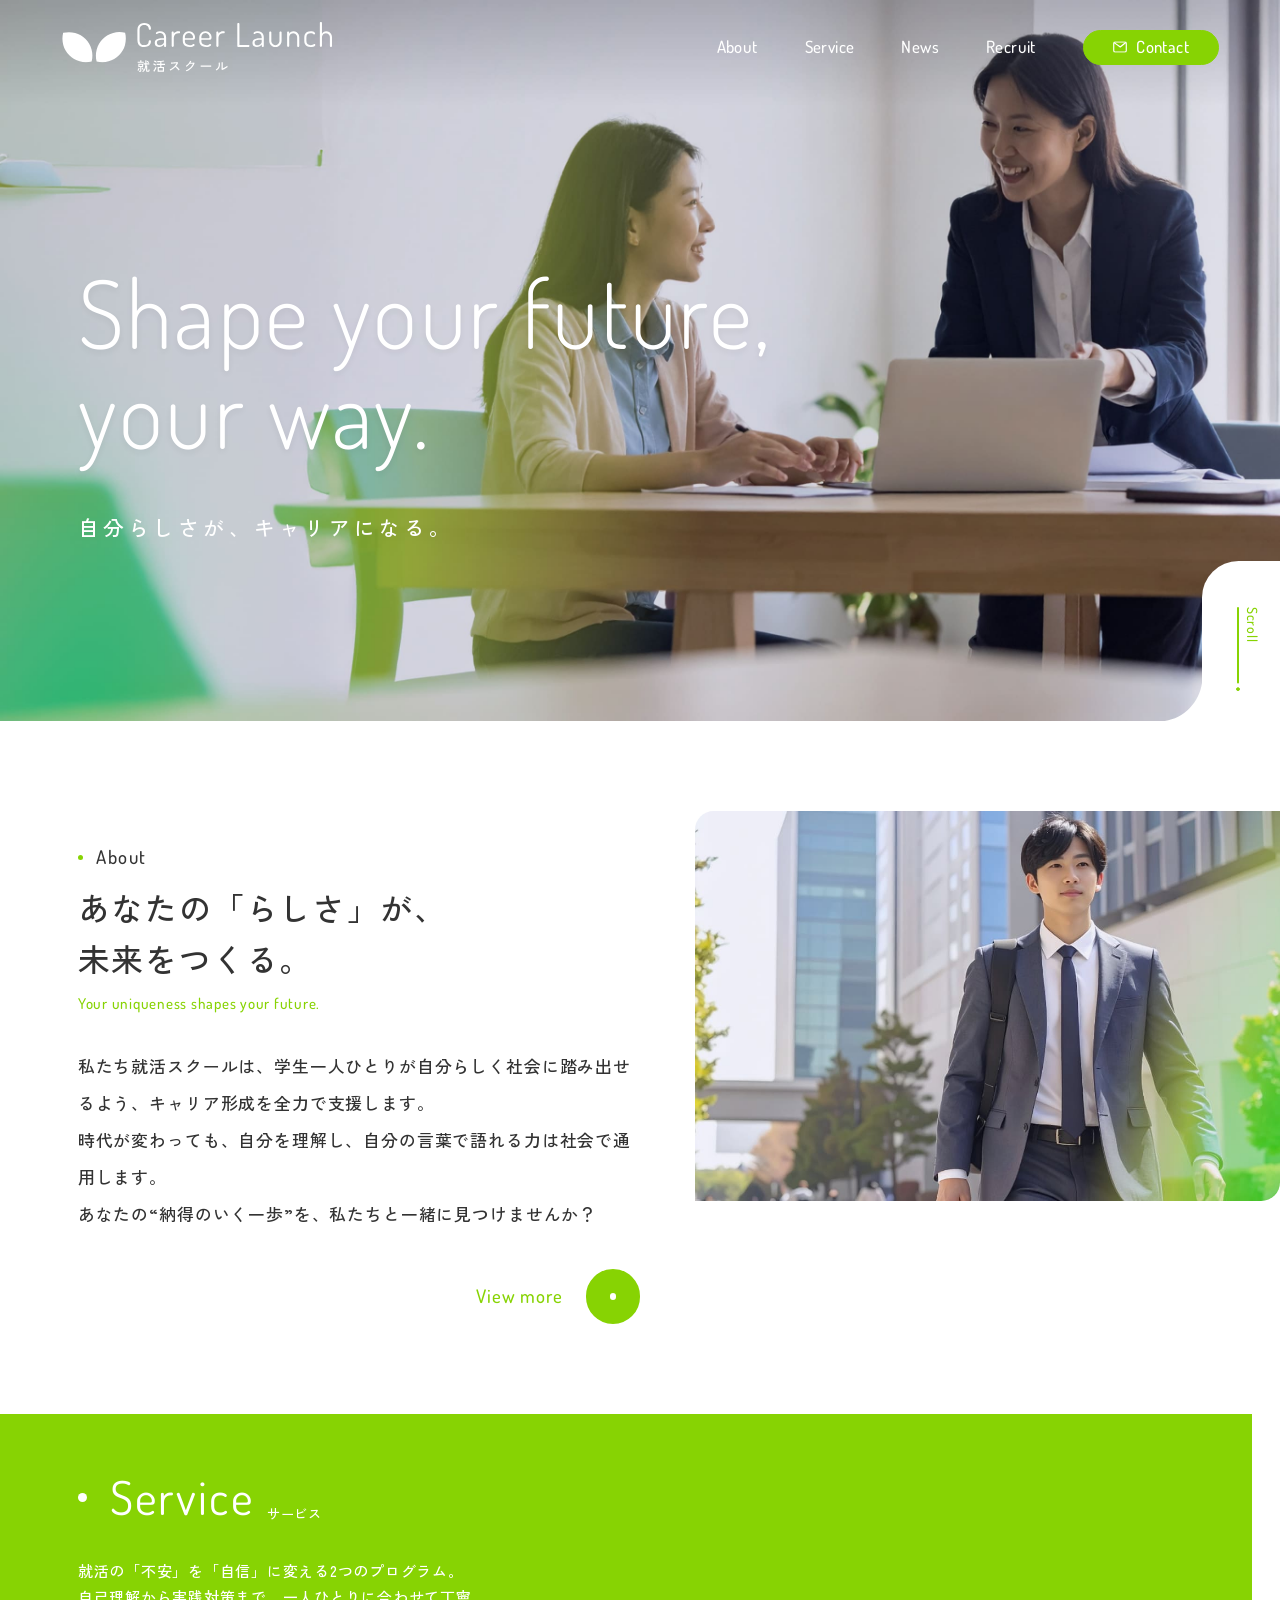
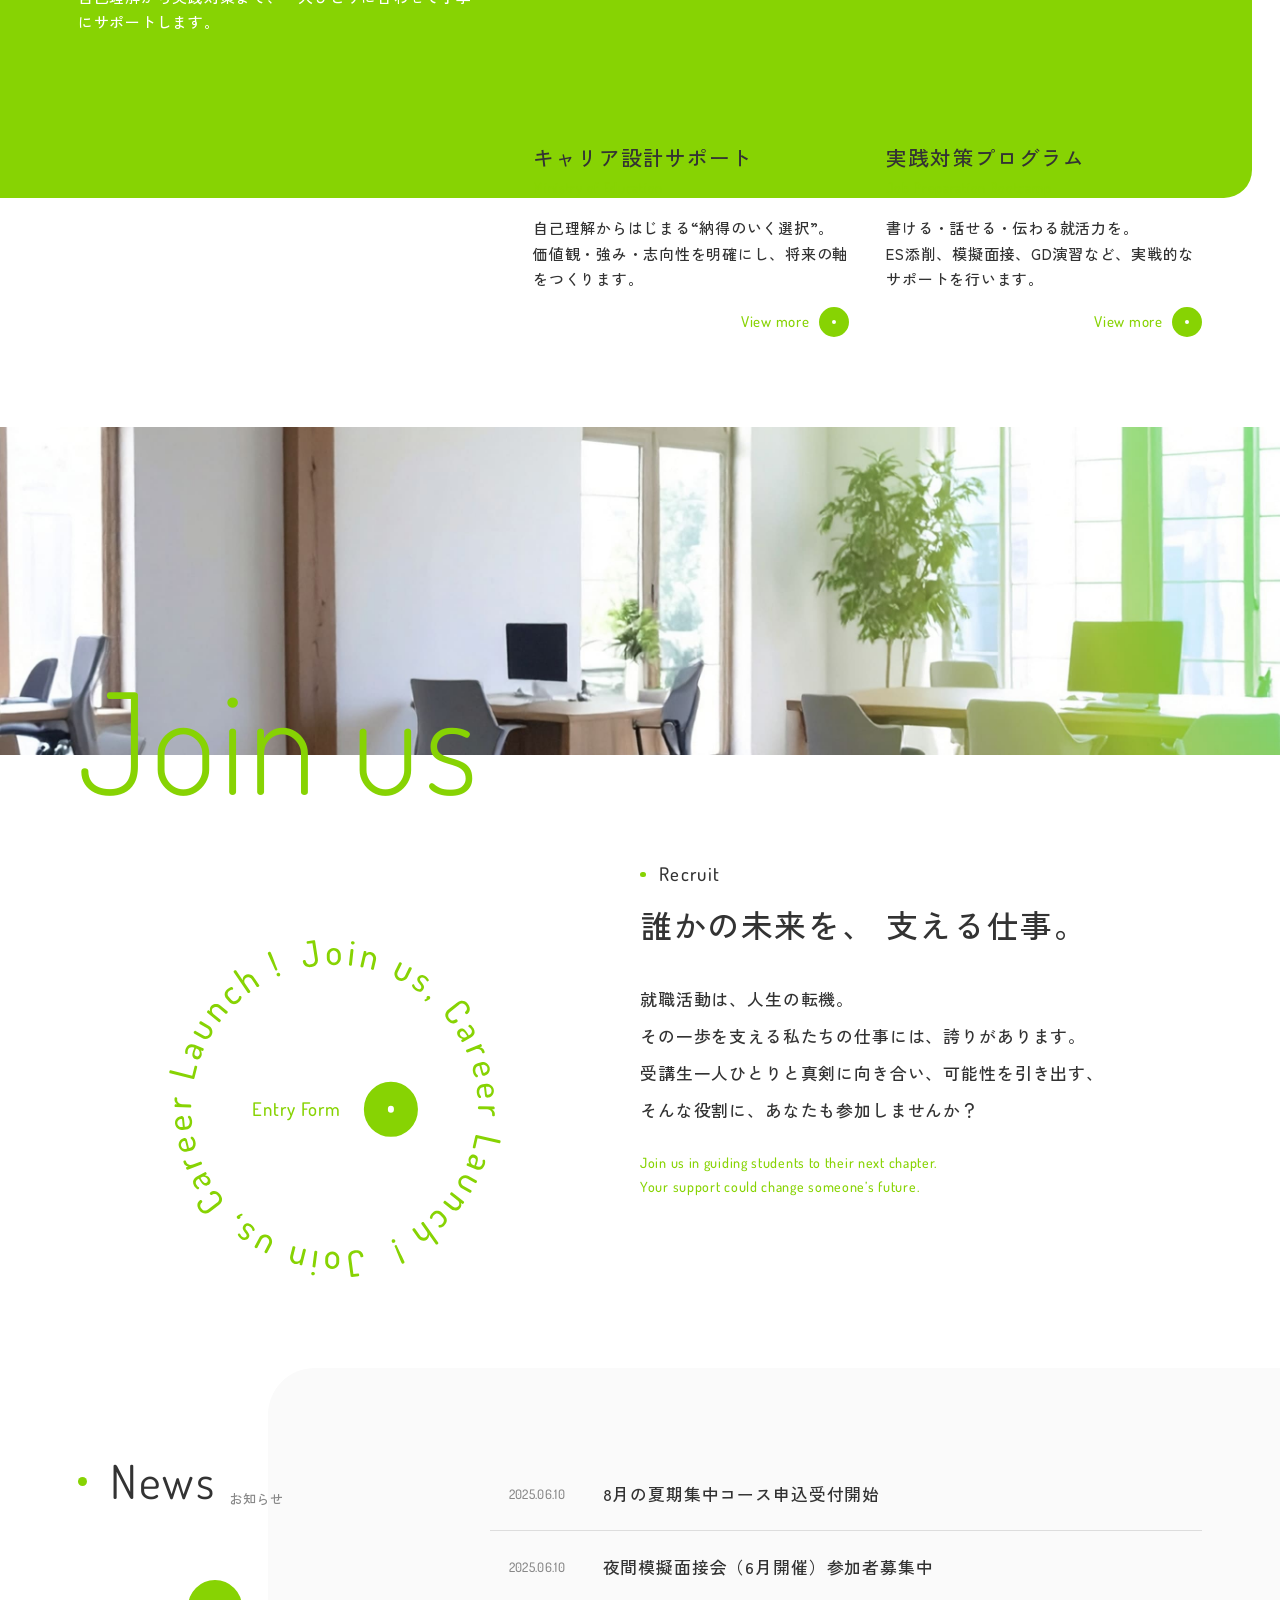
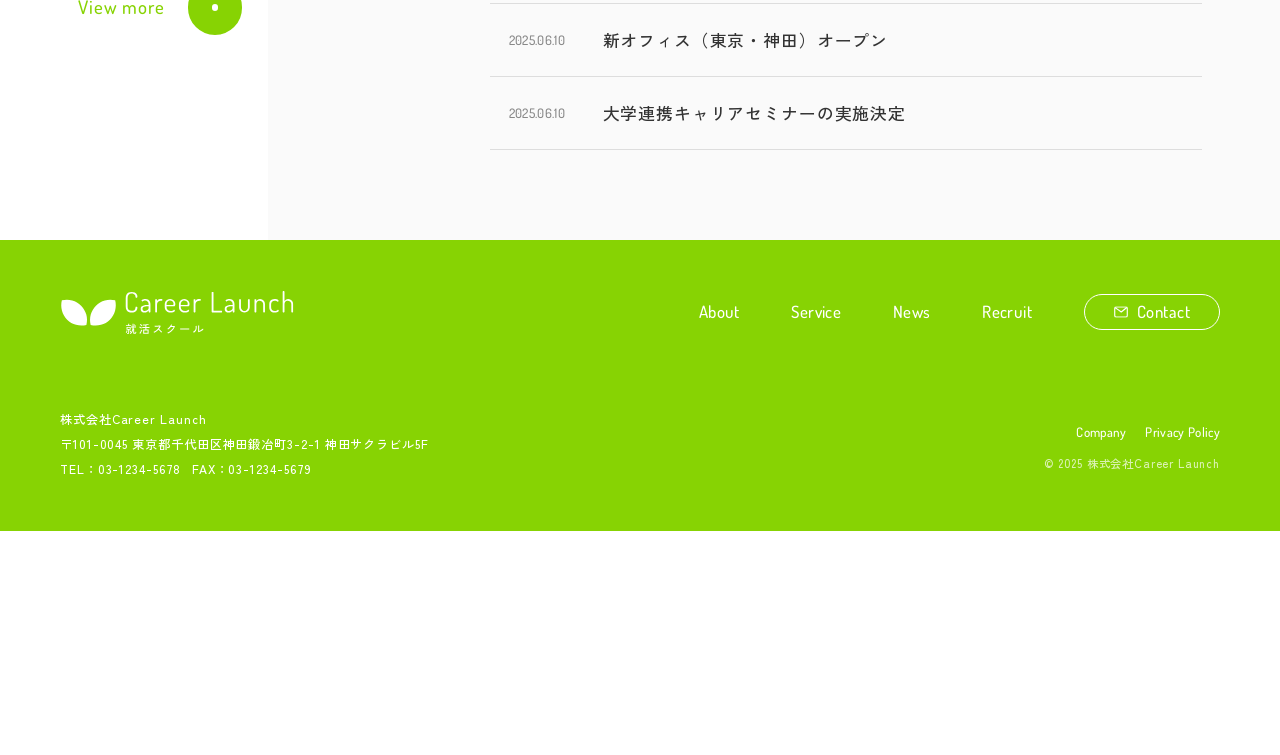
<file: index.html>
<!doctype html>
<html lang="ja">
  <head>
    <meta charset="utf-8" />
    <meta name="viewport" content="width=device-width,initial-scale=1" />
    <title>Career Launch - 就活スクール</title>
    <meta name="description" content="ページの説明" />
    <meta name="format-detection" content="telephone=no, email=no" />

    <!-- favicon/webclipicon -->
    <link rel="icon" href="img/favicon.ico" />
    <link rel="icon" href="img/favicon.svg" type="image/svg+xml" />
    <link rel="apple-touch-icon" href="img/webclip.png" />

    <!-- font -->
    <link rel="preconnect" href="https://fonts.googleapis.com" />
    <link rel="preconnect" href="https://fonts.gstatic.com" crossorigin />
    <link href="https://fonts.googleapis.com/css2?family=Dosis:wght@200..800&family=Zen+Kaku+Gothic+New:wght@300;400;500;700;900&display=swap" rel="stylesheet" />

    <!-- css -->
    <link rel="stylesheet" href="css/style.css" />

    <!-- js -->
    <script type="module" src="js/main.js"></script>
    <script type="module" src="js/component/hamburger-menu.js"></script>

    <!-- noindex -->
    <meta name="robots" content="noindex" />
  </head>
  <body>
    <!-- header white -->
    <header class="l-header">
      <p class="l-header-logo">
        <img src="img/logo-white.svg" alt="Career Launch 就活スクール" width="251" height="46" decoding="async" />
      </p>

      <dialog class="l-header-menu js-header-menu" aria-label="メニュー">
        <button class="l-header-menu-close-button js-header-menu-close-button"><img src="img/icon-cross.svg" alt="メニューを閉じる" width="24" height="24" decoding="async" /></button>
        <nav class="l-header-menu-nav">
          <ul class="l-header-menu-list">
            <li class="l-header-menu-item l-header-menu-item--top">
              <a href="index.html" class="l-header-menu-link l-header-menu-link--white">
                <span class="l-header-menu-text-en">Top</span>
                <span class="l-header-menu-text-ja">トップ</span>
              </a>
            </li>
            <li class="l-header-menu-item">
              <a href="about.html" class="l-header-menu-link l-header-menu-link--white u-text-hover">
                <span class="l-header-menu-text-en">About</span>
                <span class="l-header-menu-text-ja">私たちについて</span>
              </a>
            </li>
            <li class="l-header-menu-item">
              <a href="service.html" class="l-header-menu-link l-header-menu-link--white u-text-hover">
                <span class="l-header-menu-text-en">Service</span>
                <span class="l-header-menu-text-ja">サービス</span>
              </a>
            </li>
            <li class="l-header-menu-item">
              <a href="news.html" class="l-header-menu-link l-header-menu-link--white u-text-hover">
                <span class="l-header-menu-text-en">News</span>
                <span class="l-header-menu-text-ja">お知らせ</span>
              </a>
            </li>
            <li class="l-header-menu-item">
              <a href="recruit.html" class="l-header-menu-link l-header-menu-link--white u-text-hover">
                <span class="l-header-menu-text-en">Recruit</span>
                <span class="l-header-menu-text-ja">採用情報</span>
              </a>
            </li>
            <li class="l-header-menu-item">
              <a href="contact.html" class="l-header-menu-link l-header-menu-link--contact">
                <span class="l-header-menu-text-en">Contact</span>
                <span class="l-header-menu-text-ja">お問い合わせ</span>
              </a>
            </li>
          </ul>
        </nav>
      </dialog>

      <button class="l-header-menu-open-button js-header-menu-open-button">
        <img src="img/icon-dots.svg" alt="メニューを開く" width="24" height="4" decoding="async" />
      </button>
    </header>

    <main>
      <div class="top-kv">
        <div class="top-kv-text l-container">
          <p class="top-kv-text-en">
            <span>Shape your future, </span>
            <span>your way.</span>
          </p>
          <p class="top-kv-text-ja">自分らしさが、キャリアになる。</p>
        </div>

        <div class="top-kv-scroll">
          <div class="top-kv-scroll-hint">
            <img src="img/top/scroll-hint.svg" alt="" width="4" height="90" decoding="async" />
          </div>
          <span class="top-kv-scroll-text">Scroll</span>
        </div>
      </div>

      <!-- about -->
      <section class="top-about u-ptb">
        <div class="top-about-content">
          <h2 class="c-title-small">About</h2>
          <p class="top-about-message-ja">
            <span>あなたの「らしさ」が、</span>
            <span>未来をつくる。</span>
          </p>
          <p class="top-about-message-en">Your uniqueness shapes your future.</p>
          <p class="top-about-text">
            <span>私たち就活スクールは、学生一人ひとりが自分らしく社会に踏み出せるよう、キャリア形成を全力で支援します。</span>
            <span>時代が変わっても、自分を理解し、自分の言葉で語れる力は社会で通用します。</span>
            <span>あなたの“納得のいく一歩”を、私たちと一緒に見つけませんか？</span>
          </p>

          <div class="top-about-button"><a href="about.html" class="c-button">View more</a></div>
        </div>
        <div class="top-about-img">
          <picture>
            <!-- pc -->
            <source media="(min-width: 900px)" srcset="img/top/top-about.jpg" />
            <!-- sp -->
            <img src="img/top/top-about-sp.jpg" alt="..." width="355" height="237" decoding="async" />
          </picture>
        </div>
      </section>

      <!-- service -->
      <section class="top-service l-container">
        <div class="top-service-content">
          <div class="c-title c-title--white">
            <span class="c-title-en c-title-en--white">Service</span>
            <h2 class="c-title-ja c-title-ja--white">サービス</h2>
          </div>

          <p class="top-service-text">
            <span>就活の「不安」を「自信」に変える2つのプログラム。</span>
            <span>自己理解から実践対策まで、一人ひとりに合わせて丁寧にサポートします。</span>
          </p>
        </div>

        <div class="top-service-list">
          <article class="top-service-item">
            <a href="">
              <div class="top-service-item-img">
                <picture>
                  <!-- pc -->
                  <source media="(min-width: 900px)" srcset="img/top/top-services.jpg" />
                  <!-- sp -->
                  <img src="img/top/top-services-sp.jpg" alt="..." width="316" height="251" decoding="async" />
                </picture>
              </div>
              <h3 class="top-service-item-title-ja">キャリア設計サポート</h3>
              <span class="top-service-item-title-en">Ministry of Education</span>
              <p class="top-service-item-text">
                <span>自己理解からはじまる“納得のいく選択”。</span>
                <span>価値観・強み・志向性を明確にし、将来の軸をつくります。</span>
              </p>
              <div class="top-service-item-button">
                <span class="c-button c-button--small">View more</span>
              </div>
            </a>
          </article>

          <article class="top-service-item">
            <a href="">
              <div class="top-service-item-img">
                <picture>
                  <!-- pc -->
                  <source media="(min-width: 900px)" srcset="img/top/top-services02.jpg" />
                  <!-- sp -->
                  <img src="img/top/top-services02-sp.jpg" alt="..." width="316" height="251" decoding="async" />
                </picture>
              </div>
              <h3 class="top-service-item-title-ja">実践対策プログラム</h3>
              <span class="top-service-item-title-en">Job Preparation Bootcamp</span>
              <p class="top-service-item-text">
                <span>書ける・話せる・伝わる就活力を。</span>
                <span>ES添削、模擬面接、GD演習など、実戦的なサポートを行います。</span>
              </p>

              <div class="top-service-item-button">
                <span class="c-button c-button--small">View more</span>
              </div>
            </a>
          </article>
        </div>
      </section>

      <section class="top-recruit u-pb">
        <div class="top-recruit-img">
          <picture>
            <!-- pc -->
            <source media="(min-width: 900px)" srcset="img/top/top-recruit.jpg" />
            <!-- sp -->
            <img src="img/top/top-recruit-sp.jpg" alt="..." width="375" height="200" decoding="async" />
          </picture>

          <p class="top-recruit-img-text">Join us</p>
        </div>
        <div class="top-recruit-content-wrap l-container">
          <div class="top-recruit-content">
            <h2 class="c-title-small">Recruit</h2>
            <p class="top-recruit-text">
              <span>誰かの未来を、</span>
              <span>支える仕事。</span>
            </p>
            <p class="top-recruit-text02">
              <span>就職活動は、人生の転機。</span>
              <span> その一歩を支える私たちの仕事には、誇りがあります。</span>
              <span>受講生一人ひとりと真剣に向き合い、可能性を引き出す、</span>
              <span>そんな役割に、あなたも参加しませんか？</span>
            </p>
            <p class="top-recruit-text-en">
              <span>Join us in guiding students to their next chapter.</span>
              <span>Your support could change someone’s future.</span>
            </p>
          </div>
          <div class="top-recruit-entry-button">
            <div class="c-entry-button">
              <a href="" class="c-entry-button-link">
                <img src="img/recruit-button-text.svg" alt="" width="356" height="362" decoding="async" />
                <span class="c-entry-button-text">
                  <span class="c-button">Entry Form</span>
                </span>
              </a>
            </div>
          </div>
        </div>
      </section>

      <section class="top-news l-container">
        <div class="top-news-title">
          <div class="c-title">
            <span class="c-title-en">News</span>
            <h2 class="c-title-ja">お知らせ</h2>
          </div>
        </div>
        <div class="top-news-list">
          <article class="c-news-item">
            <a href="" class="c-news-item-link">
              <time datetime="2025-06-10" class="c-news-item-date">2025.06.10</time>
              <h3 class="c-news-item-title">8月の夏期集中コース申込受付開始</h3>
            </a>
          </article>
          <article class="c-news-item">
            <a href="" class="c-news-item-link">
              <time datetime="2025-06-10" class="c-news-item-date">2025.06.10</time>
              <h3 class="c-news-item-title">夜間模擬面接会（6月開催）参加者募集中</h3>
            </a>
          </article>
          <article class="c-news-item">
            <a href="" class="c-news-item-link">
              <time datetime="2025-06-10" class="c-news-item-date">2025.06.10</time>
              <h3 class="c-news-item-title">新オフィス（東京・神田）オープン</h3>
            </a>
          </article>
          <article class="c-news-item">
            <a href="" class="c-news-item-link">
              <time datetime="2025-06-10" class="c-news-item-date">2025.06.10</time>
              <h3 class="c-news-item-title">大学連携キャリアセミナーの実施決定</h3>
            </a>
          </article>
        </div>

        <div class="top-news-button">
          <a href="news.html" class="c-button">View more</a>
        </div>
      </section>
    </main>
    <footer class="l-footer">
      <div class="l-footer-logo">
        <a href="index.html">
          <img src="img/logo-white.svg" alt="Career Launch 就活スクール" width="251" height="46" decoding="async" />
        </a>
      </div>

      <div class="l-footer-info">
        <p class="l-footer-company">株式会社Career Launch</p>
        <p class="l-footer-address">
          <span>〒101-0045</span>
          <span>東京都千代田区神田鍛冶町3-2-1</span>
          <span>神田サクラビル5F</span>
        </p>
        <div class="l-footer-contact">
          <p>TEL：03-1234-5678</p>
          <p>FAX：03-1234-5679</p>
        </div>
      </div>

      <ul class="l-footer-menu-list">
        <li class="l-footer-menu-item"><a href="about.html" class="u-text-hover">About</a></li>
        <li class="l-footer-menu-item"><a href="service.html" class="u-text-hover">Service</a></li>
        <li class="l-footer-menu-item"><a href="news.html" class="u-text-hover">News</a></li>
        <li class="l-footer-menu-item"><a href="recruit.html" class="u-text-hover">Recruit</a></li>
        <li class="l-footer-menu-item l-footer-menu-item--contact"><a href="contact.html">Contact</a></li>
      </ul>

      <div class="l-footer-legal">
        <ul class="l-footer-legal-list">
          <li class="l-footer-legal-item"><a href="" class="u-text-hover">Company</a></li>
          <li class="l-footer-legal-item"><a href="" class="u-text-hover">Privacy Policy</a></li>
        </ul>

        <small class="l-footer-copyright">&copy; 2025 株式会社Career Launch</small>
      </div>
    </footer>
  </body>
</html>
</file>
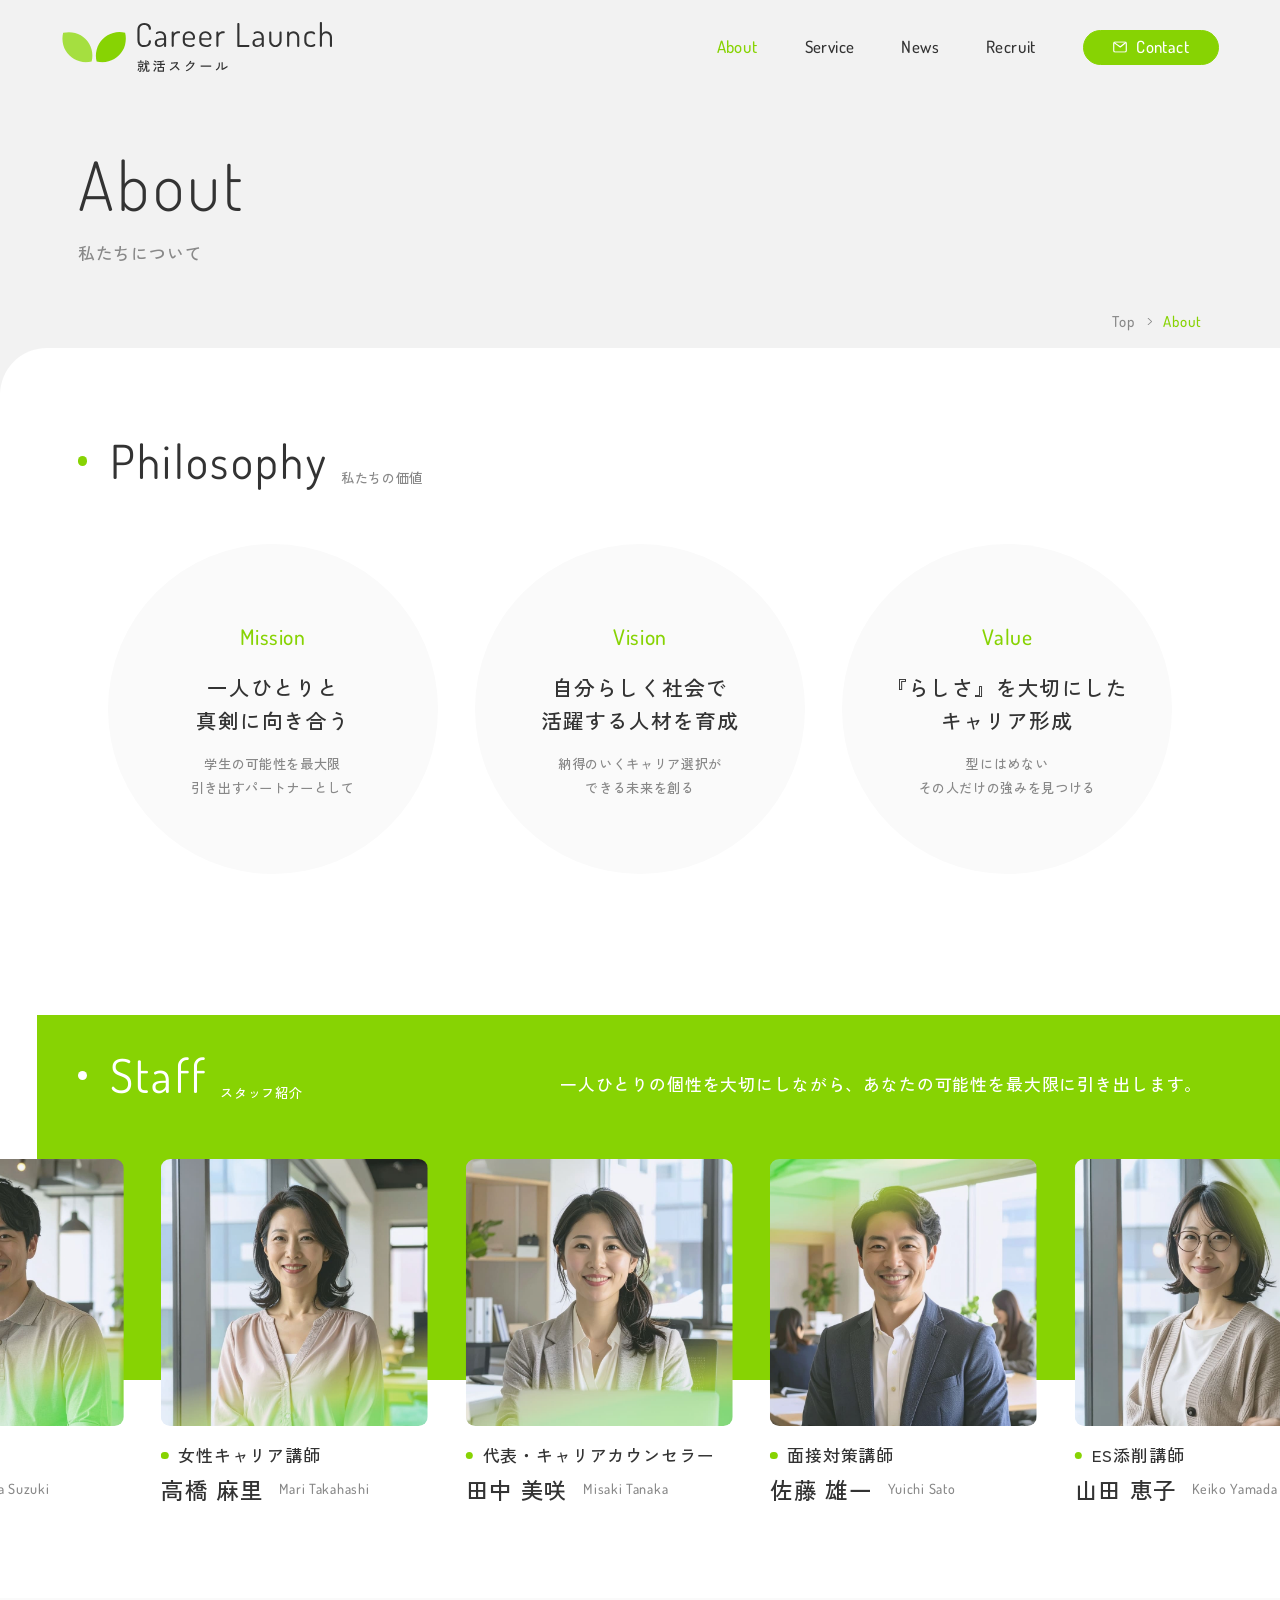
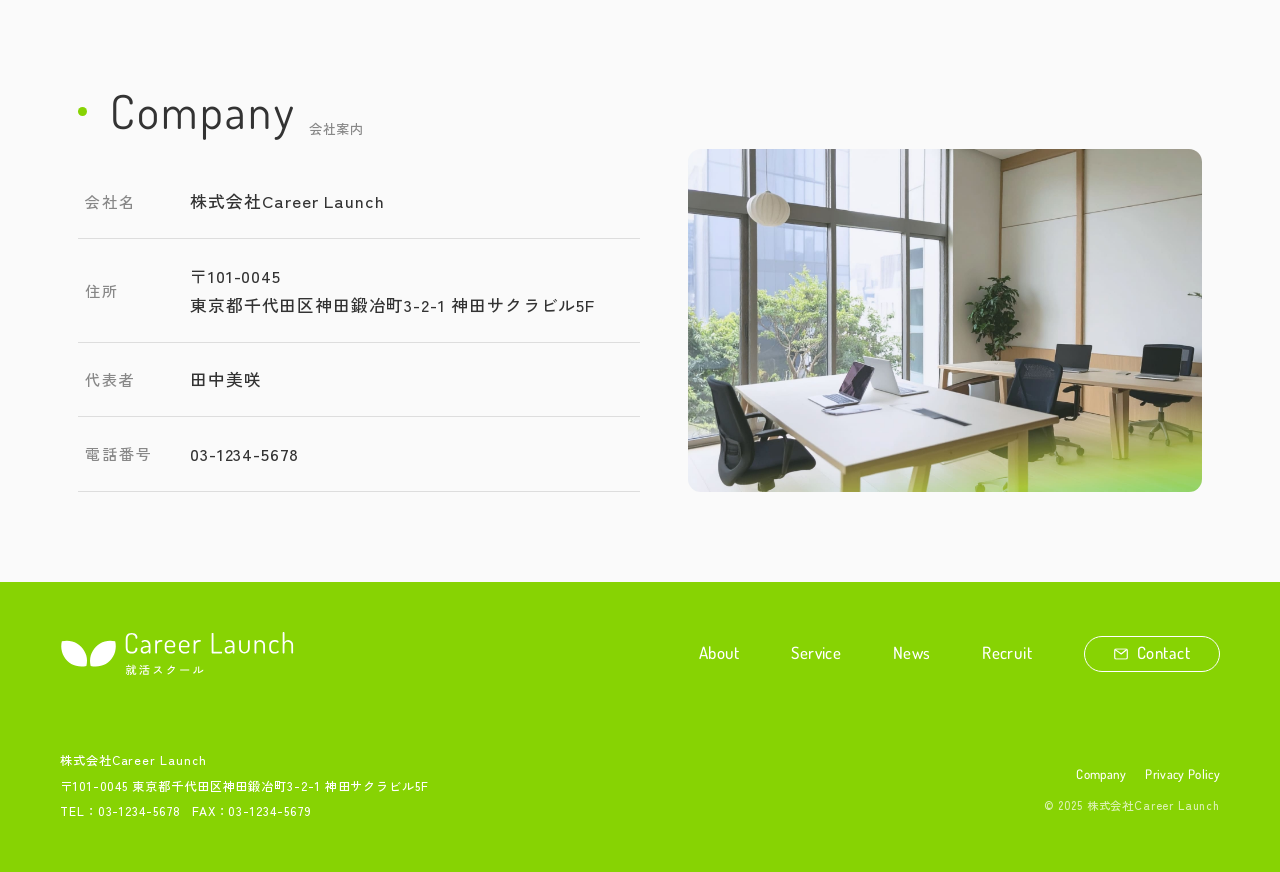
<file: about.html>
<!doctype html>
<html lang="ja">
  <head>
    <meta charset="utf-8" />
    <meta name="viewport" content="width=device-width,initial-scale=1" />
    <title>About | Career Launch - 就活スクール</title>
    <meta name="description" content="ページの説明" />
    <meta name="format-detection" content="telephone=no, email=no" />

    <!-- favicon/webclipicon -->
    <link rel="icon" href="img/favicon.ico" />
    <link rel="icon" href="img/favicon.svg" type="image/svg+xml" />
    <link rel="apple-touch-icon" href="img/webclip.png" />

    <!-- font -->
    <link rel="preconnect" href="https://fonts.googleapis.com" />
    <link rel="preconnect" href="https://fonts.gstatic.com" crossorigin />
    <link href="https://fonts.googleapis.com/css2?family=Dosis:wght@200..800&family=Zen+Kaku+Gothic+New:wght@300;400;500;700;900&display=swap" rel="stylesheet" />

    <!-- css -->
    <link rel="stylesheet" href="css/vendor/splide-core.min.css" />
    <link rel="stylesheet" href="css/style.css" />

    <!-- js -->
    <script src="js/vendor/splide.min.js" defer></script>
    <script type="module" src="js/main.js"></script>

    <!-- noindex -->
    <meta name="robots" content="noindex" />
  </head>
  <body>
    <!-- header -->
    <header class="l-header">
      <p class="l-header-logo">
        <img src="img/logo.svg" alt="Career Launch 就活スクール" width="251" height="46" decoding="async" />
      </p>

      <dialog class="l-header-menu js-header-menu" aria-label="メニュー">
        <button class="l-header-menu-close-button js-header-menu-close-button"><img src="img/icon-cross.svg" alt="メニューを閉じる" width="24" height="24" decoding="async" /></button>
        <nav class="l-header-menu-nav">
          <ul class="l-header-menu-list">
            <li class="l-header-menu-item l-header-menu-item--top">
              <a href="index.html" class="l-header-menu-link">
                <span class="l-header-menu-text-en">Top</span>
                <span class="l-header-menu-text-ja">トップ</span>
              </a>
            </li>
            <li class="l-header-menu-item">
              <a href="about.html" class="l-header-menu-link l-header-menu-link--current u-text-hover">
                <span class="l-header-menu-text-en">About</span>
                <span class="l-header-menu-text-ja">私たちについて</span>
              </a>
            </li>
            <li class="l-header-menu-item">
              <a href="service.html" class="l-header-menu-link u-text-hover">
                <span class="l-header-menu-text-en">Service</span>
                <span class="l-header-menu-text-ja">サービス</span>
              </a>
            </li>
            <li class="l-header-menu-item">
              <a href="news.html" class="l-header-menu-link u-text-hover">
                <span class="l-header-menu-text-en">News</span>
                <span class="l-header-menu-text-ja">お知らせ</span>
              </a>
            </li>
            <li class="l-header-menu-item">
              <a href="recruit.html" class="l-header-menu-link u-text-hover">
                <span class="l-header-menu-text-en">Recruit</span>
                <span class="l-header-menu-text-ja">採用情報</span>
              </a>
            </li>
            <li class="l-header-menu-item">
              <a href="contact.html" class="l-header-menu-link l-header-menu-link--contact">
                <span class="l-header-menu-text-en">Contact</span>
                <span class="l-header-menu-text-ja">お問い合わせ</span>
              </a>
            </li>
          </ul>
        </nav>
      </dialog>

      <button class="l-header-menu-open-button js-header-menu-open-button">
        <img src="img/icon-dots.svg" alt="メニューを開く" width="24" height="4" decoding="async" />
      </button>
    </header>

    <main>
      <!-- kv -->
      <div class="c-page-kv">
        <div class="l-container">
          <div class="c-page-kv-inner">
            <div class="c-page-kv-title-wrap">
              <span class="c-page-kv-title-en">About</span>
              <h1 class="c-page-kv-title-ja">私たちについて</h1>
            </div>

            <div class="c-page-kv-breadcrumb">
              <ol class="c-breadcrumb">
                <li class="c-breadcrumb-item">
                  <a href="index.html">Top</a>
                </li>
                <li class="c-breadcrumb-item c-breadcrumb-item--current">About</li>
              </ol>
            </div>
          </div>
        </div>
      </div>

      <!-- Philosophy -->
      <section class="about-philosophy l-container u-pb">
        <div class="c-title">
          <span class="c-title-en">Philosophy</span>
          <h2 class="c-title-ja">私たちの価値</h2>
        </div>

        <div class="about-philosophy-list">
          <section class="about-philosophy-item">
            <h3 class="about-philosophy-item-title">Mission</h3>
            <p class="about-philosophy-item-text">
              <span>一人ひとりと</span>
              <span>真剣に向き合う</span>
            </p>
            <p class="about-philosophy-item-text02">
              <span>学生の可能性を最大限</span>
              <span>引き出すパートナーとして</span>
            </p>
          </section>
          <section class="about-philosophy-item">
            <h3 class="about-philosophy-item-title">Vision</h3>
            <p class="about-philosophy-item-text">
              <span>自分らしく社会で</span>
              <span>活躍する人材を育成</span>
            </p>
            <p class="about-philosophy-item-text02">
              <span>納得のいくキャリア選択が</span>
              <span>できる未来を創る</span>
            </p>
          </section>
          <section class="about-philosophy-item">
            <h3 class="about-philosophy-item-title">Value</h3>
            <p class="about-philosophy-item-text">
              <span>『らしさ』を大切にした</span>
              <span>キャリア形成</span>
            </p>
            <p class="about-philosophy-item-text02">
              <span>型にはめない</span>
              <span>その人だけの強みを見つける</span>
            </p>
          </section>
        </div>
      </section>

      <!-- Staff -->
      <section class="about-staff u-pb">
        <div class="about-staff-head l-container">
          <div class="c-title c-title--white">
            <span class="c-title-en c-title-en--white">Staff</span>
            <h2 class="c-title-ja c-title-ja--white">スタッフ紹介</h2>
          </div>

          <p class="about-staff-text">一人ひとりの個性を大切にしながら、あなたの可能性を最大限に引き出します。</p>
        </div>

        <div class="about-staff-slider splide js-about-staff-slider">
          <div class="about-staff-list splide__track">
            <ul class="splide__list">
              <li class="splide__slide">
                <div class="about-staff-item">
                  <div class="about-staff-item-img">
                    <img src="img/about/staffs.jpg" alt="高橋 麻里" width="230" height="230" decoding="async" />
                  </div>
                  <p class="about-staff-item-position">女性キャリア講師</p>
                  <div class="about-staff-item-name">
                    <p class="about-staff-item-name-ja">高橋 麻里</p>
                    <span class="about-staff-item-name-en">Mari Takahashi</span>
                  </div>
                </div>
              </li>
              <li class="splide__slide">
                <div class="about-staff-item">
                  <div class="about-staff-item-img">
                    <img src="img/about/staffs02.jpg" alt="田中 美咲" width="230" height="230" decoding="async" />
                  </div>
                  <p class="about-staff-item-position">代表・キャリアカウンセラー</p>
                  <div class="about-staff-item-name">
                    <p class="about-staff-item-name-ja">田中 美咲</p>
                    <span class="about-staff-item-name-en">Misaki Tanaka</span>
                  </div>
                </div>
              </li>
              <li class="splide__slide">
                <div class="about-staff-item">
                  <div class="about-staff-item-img">
                    <img src="img/about/staffs03.jpg" alt="佐藤 雄一" width="230" height="230" decoding="async" />
                  </div>
                  <p class="about-staff-item-position">面接対策講師</p>
                  <div class="about-staff-item-name">
                    <p class="about-staff-item-name-ja">佐藤 雄一</p>
                    <span class="about-staff-item-name-en">Yuichi Sato</span>
                  </div>
                </div>
              </li>
              <li class="splide__slide">
                <div class="about-staff-item">
                  <div class="about-staff-item-img">
                    <img src="img/about/staffs04.jpg" alt="山田 恵子" width="230" height="230" decoding="async" />
                  </div>
                  <p class="about-staff-item-position">ES添削講師</p>
                  <div class="about-staff-item-name">
                    <p class="about-staff-item-name-ja">山田 恵子</p>
                    <span class="about-staff-item-name-en">Keiko Yamada</span>
                  </div>
                </div>
              </li>
              <li class="splide__slide">
                <div class="about-staff-item">
                  <div class="about-staff-item-img">
                    <img src="img/about/staffs05.jpg" alt="鈴木 健太" width="230" height="230" decoding="async" />
                  </div>
                  <p class="about-staff-item-position">IT業界専門講師</p>
                  <div class="about-staff-item-name">
                    <p class="about-staff-item-name-ja">鈴木 健太</p>
                    <span class="about-staff-item-name-en">Keita Suzuki</span>
                  </div>
                </div>
              </li>
            </ul>
          </div>
        </div>
      </section>

      <!-- Company -->
      <section class="about-company u-ptb l-container">
        <div class="about-company-title">
          <div class="c-title">
            <span class="c-title-en">Company</span>
            <h2 class="c-title-ja">会社案内</h2>
          </div>
        </div>

        <div class="about-company-img">
          <img src="img/about/office.jpg" alt="オフィス" width="335" height="223" decoding="async" />
        </div>

        <table class="about-company-table" aria-label="会社概要">
          <tbody class="about-company-table-body">
            <tr class="about-company-table-item">
              <th>会社名</th>
              <td>株式会社Career Launch</td>
            </tr>
            <tr class="about-company-table-item">
              <th>住所</th>
              <td>
                <span>〒101-0045</span>
                <span>東京都千代田区神田鍛冶町3-2-1 神田サクラビル5F</span>
              </td>
            </tr>
            <tr class="about-company-table-item">
              <th>代表者</th>
              <td>田中美咲</td>
            </tr>
            <tr class="about-company-table-item">
              <th>電話番号</th>
              <td>03-1234-5678</td>
            </tr>
          </tbody>
        </table>
      </section>
    </main>
    <footer class="l-footer">
      <div class="l-footer-logo">
        <a href="index.html">
          <img src="img/logo-white.svg" alt="Career Launch 就活スクール" width="251" height="46" decoding="async" />
        </a>
      </div>

      <div class="l-footer-info">
        <p class="l-footer-company">株式会社Career Launch</p>
        <p class="l-footer-address">
          <span>〒101-0045</span>
          <span>東京都千代田区神田鍛冶町3-2-1</span>
          <span>神田サクラビル5F</span>
        </p>
        <div class="l-footer-contact">
          <p>TEL：03-1234-5678</p>
          <p>FAX：03-1234-5679</p>
        </div>
      </div>

      <ul class="l-footer-menu-list">
        <li class="l-footer-menu-item"><a href="about.html" class="u-text-hover">About</a></li>
        <li class="l-footer-menu-item"><a href="service.html" class="u-text-hover">Service</a></li>
        <li class="l-footer-menu-item"><a href="news.html" class="u-text-hover">News</a></li>
        <li class="l-footer-menu-item"><a href="recruit.html" class="u-text-hover">Recruit</a></li>
        <li class="l-footer-menu-item l-footer-menu-item--contact"><a href="contact.html">Contact</a></li>
      </ul>

      <div class="l-footer-legal">
        <ul class="l-footer-legal-list">
          <li class="l-footer-legal-item"><a href="" class="u-text-hover">Company</a></li>
          <li class="l-footer-legal-item"><a href="" class="u-text-hover">Privacy Policy</a></li>
        </ul>

        <small class="l-footer-copyright">&copy; 2025 株式会社Career Launch</small>
      </div>
    </footer>
  </body>
</html>
</file>
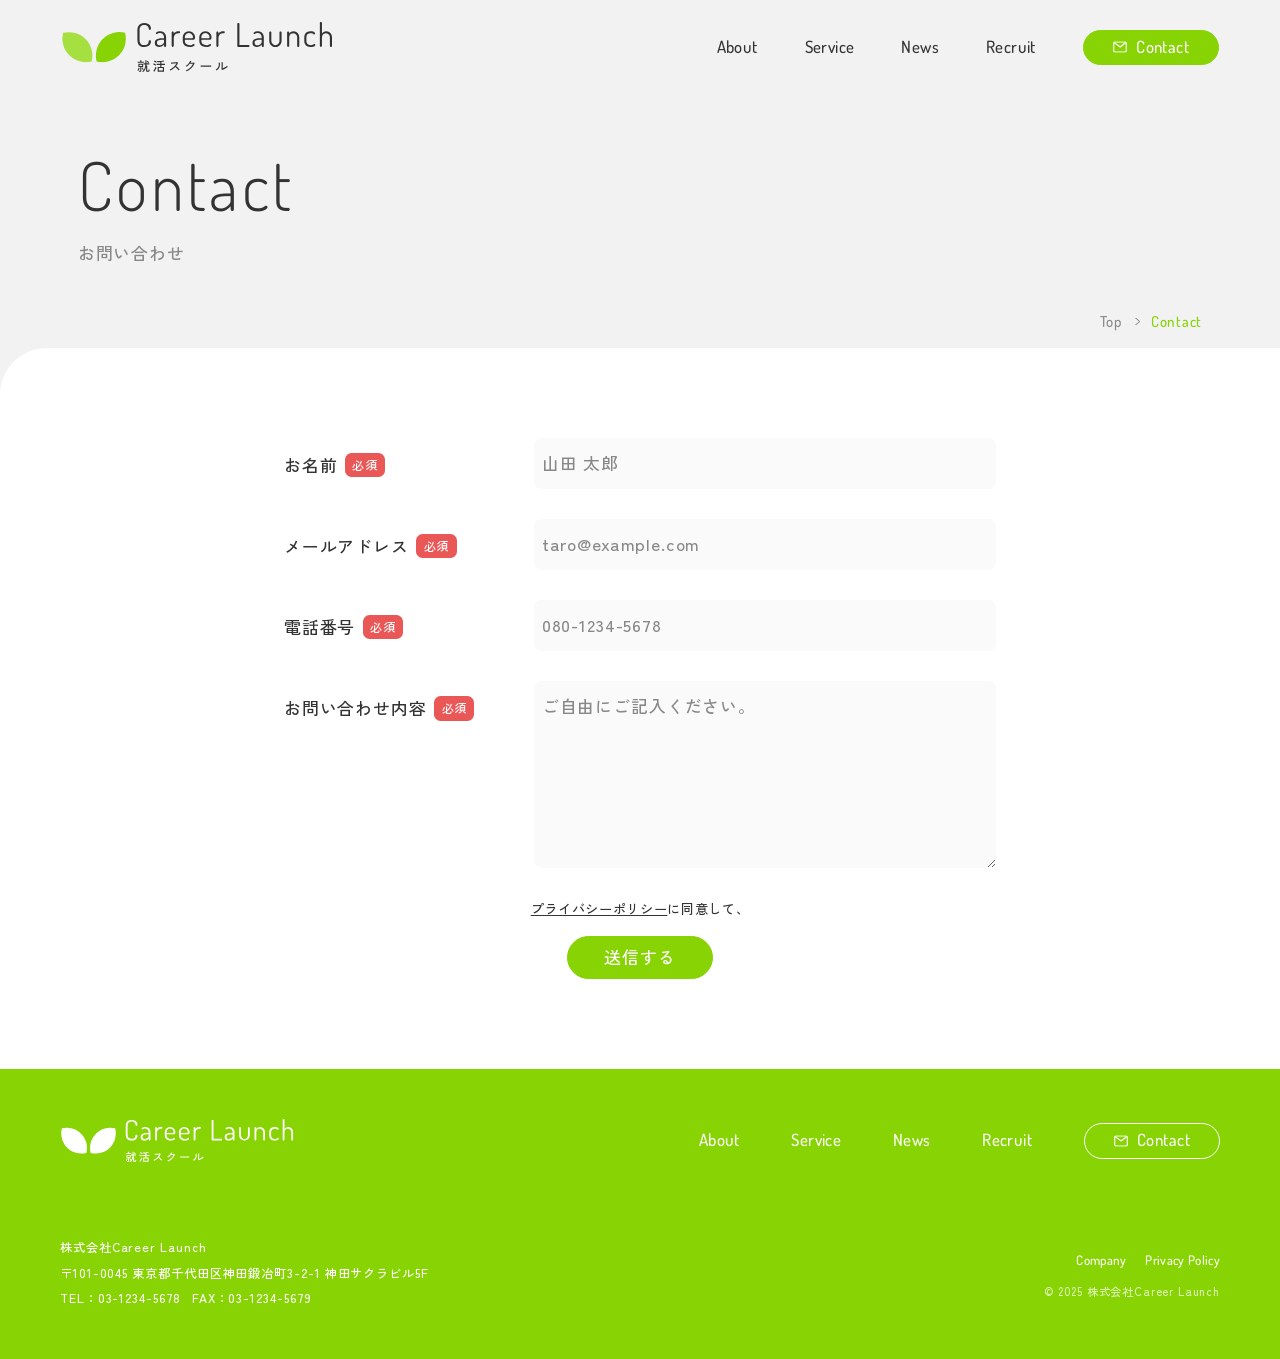
<file: contact.html>
<!doctype html>
<html lang="ja">
  <head>
    <meta charset="utf-8" />
    <meta name="viewport" content="width=device-width,initial-scale=1" />
    <title>Contact | Career Launch - 就活スクール</title>
    <meta name="description" content="ページの説明" />
    <meta name="format-detection" content="telephone=no, email=no" />

    <!-- favicon/webclipicon -->
    <link rel="icon" href="img/favicon.ico" />
    <link rel="icon" href="img/favicon.svg" type="image/svg+xml" />
    <link rel="apple-touch-icon" href="img/webclip.png" />

    <!-- font -->
    <link rel="preconnect" href="https://fonts.googleapis.com" />
    <link rel="preconnect" href="https://fonts.gstatic.com" crossorigin />
    <link href="https://fonts.googleapis.com/css2?family=Dosis:wght@200..800&family=Zen+Kaku+Gothic+New:wght@300;400;500;700;900&display=swap" rel="stylesheet" />

    <!-- css -->
    <link rel="stylesheet" href="css/style.css" />

    <!-- js -->
    <script type="module" src="js/main.js"></script>

    <!-- noindex -->
    <meta name="robots" content="noindex" />
  </head>
  <body>
    <!-- header -->
    <header class="l-header">
      <p class="l-header-logo">
        <img src="img/logo.svg" alt="Career Launch 就活スクール" width="251" height="46" decoding="async" />
      </p>

      <dialog class="l-header-menu js-header-menu" aria-label="メニュー">
        <button class="l-header-menu-close-button js-header-menu-close-button"><img src="img/icon-cross.svg" alt="メニューを閉じる" width="24" height="24" decoding="async" /></button>
        <nav class="l-header-menu-nav">
          <ul class="l-header-menu-list">
            <li class="l-header-menu-item l-header-menu-item--top">
              <a href="index.html" class="l-header-menu-link">
                <span class="l-header-menu-text-en">Top</span>
                <span class="l-header-menu-text-ja">トップ</span>
              </a>
            </li>
            <li class="l-header-menu-item">
              <a href="about.html" class="l-header-menu-link u-text-hover">
                <span class="l-header-menu-text-en">About</span>
                <span class="l-header-menu-text-ja">私たちについて</span>
              </a>
            </li>
            <li class="l-header-menu-item">
              <a href="service.html" class="l-header-menu-link u-text-hover">
                <span class="l-header-menu-text-en">Service</span>
                <span class="l-header-menu-text-ja">サービス</span>
              </a>
            </li>
            <li class="l-header-menu-item">
              <a href="news.html" class="l-header-menu-link u-text-hover">
                <span class="l-header-menu-text-en">News</span>
                <span class="l-header-menu-text-ja">お知らせ</span>
              </a>
            </li>
            <li class="l-header-menu-item">
              <a href="recruit.html" class="l-header-menu-link u-text-hover">
                <span class="l-header-menu-text-en">Recruit</span>
                <span class="l-header-menu-text-ja">採用情報</span>
              </a>
            </li>
            <li class="l-header-menu-item">
              <a href="contact.html" class="l-header-menu-link l-header-menu-link--contact l-header-menu-link--current">
                <span class="l-header-menu-text-en">Contact</span>
                <span class="l-header-menu-text-ja">お問い合わせ</span>
              </a>
            </li>
          </ul>
        </nav>
      </dialog>

      <button class="l-header-menu-open-button js-header-menu-open-button">
        <img src="img/icon-dots.svg" alt="メニューを開く" width="24" height="4" decoding="async" />
      </button>
    </header>

    <main>
      <!-- kv -->
      <div class="c-page-kv">
        <div class="l-container">
          <div class="c-page-kv-inner">
            <div class="c-page-kv-title-wrap">
              <span class="c-page-kv-title-en">Contact</span>
              <h1 class="c-page-kv-title-ja">お問い合わせ</h1>
            </div>

            <div class="c-page-kv-breadcrumb">
              <ol class="c-breadcrumb">
                <li class="c-breadcrumb-item">
                  <a href="index.html">Top</a>
                </li>
                <li class="c-breadcrumb-item c-breadcrumb-item--current">Contact</li>
              </ol>
            </div>
          </div>
        </div>
      </div>

      <!-- Form -->
      <div class="l-container-s u-pb">
        <form action="" class="contact-form">
          <div class="contact-form-item">
            <label for="name" class="contact-form-label">
              <span class="contact-form-label-text">お名前</span>
              <span class="c-form-required">必須</span>
            </label>

            <input type="text" name="name" id="name" placeholder="山田 太郎" class="c-form-text" />
          </div>
          <div class="contact-form-item">
            <label for="email" class="contact-form-label">
              <span class="contact-form-label-text">メールアドレス</span>
              <span class="c-form-required">必須</span>
            </label>

            <input type="email" name="email" id="email" placeholder="taro@example.com" class="c-form-text" />
          </div>
          <div class="contact-form-item">
            <label for="tel" class="contact-form-label">
              <span class="contact-form-label-text">電話番号</span>
              <span class="c-form-required">必須</span>
            </label>

            <input type="tel" name="tel" id="tel" placeholder="080-1234-5678" class="c-form-text" />
          </div>

          <div class="contact-form-item">
            <label for="message" class="contact-form-label">
              <span class="contact-form-label-text">お問い合わせ内容</span>
              <span class="c-form-required">必須</span>
            </label>

            <textarea name="message" id="message" placeholder="ご自由にご記入ください。" class="c-form-text c-form-text--textarea"></textarea>
          </div>

          <div class="contact-form-item contact-form-item--submit">
            <p class="contact-form-consent"><a href="" target="_blank">プライバシーポリシー</a>に同意して、</p>

            <div class="contact-form-button">
              <button type="submit" class="c-form-button">送信する</button>
            </div>
          </div>
        </form>
      </div>
    </main>
    <footer class="l-footer">
      <div class="l-footer-logo">
        <a href="index.html">
          <img src="img/logo-white.svg" alt="Career Launch 就活スクール" width="251" height="46" decoding="async" />
        </a>
      </div>

      <div class="l-footer-info">
        <p class="l-footer-company">株式会社Career Launch</p>
        <p class="l-footer-address">
          <span>〒101-0045</span>
          <span>東京都千代田区神田鍛冶町3-2-1</span>
          <span>神田サクラビル5F</span>
        </p>
        <div class="l-footer-contact">
          <p>TEL：03-1234-5678</p>
          <p>FAX：03-1234-5679</p>
        </div>
      </div>

      <ul class="l-footer-menu-list">
        <li class="l-footer-menu-item"><a href="about.html" class="u-text-hover">About</a></li>
        <li class="l-footer-menu-item"><a href="service.html" class="u-text-hover">Service</a></li>
        <li class="l-footer-menu-item"><a href="news.html" class="u-text-hover">News</a></li>
        <li class="l-footer-menu-item"><a href="recruit.html" class="u-text-hover">Recruit</a></li>
        <li class="l-footer-menu-item l-footer-menu-item--contact"><a href="contact.html">Contact</a></li>
      </ul>

      <div class="l-footer-legal">
        <ul class="l-footer-legal-list">
          <li class="l-footer-legal-item"><a href="" class="u-text-hover">Company</a></li>
          <li class="l-footer-legal-item"><a href="" class="u-text-hover">Privacy Policy</a></li>
        </ul>

        <small class="l-footer-copyright">&copy; 2025 株式会社Career Launch</small>
      </div>
    </footer>
  </body>
</html>
</file>
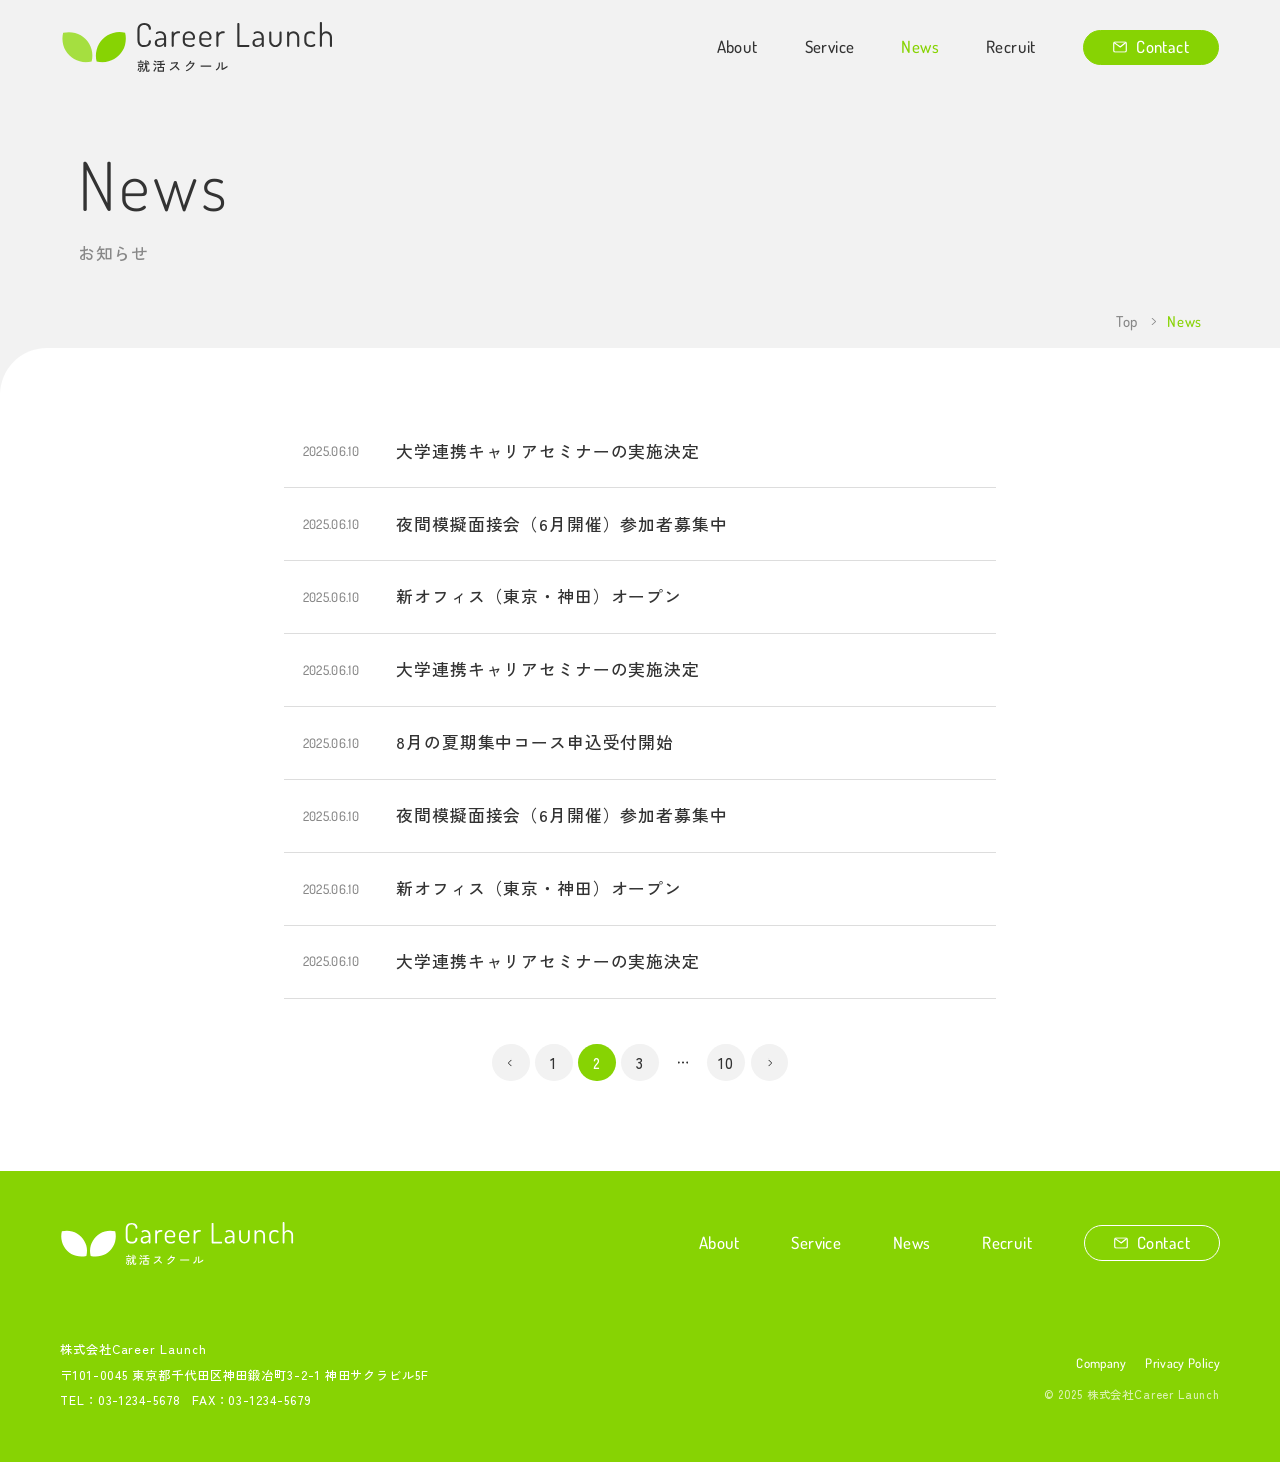
<file: news.html>
<!doctype html>
<html lang="ja">
  <head>
    <meta charset="utf-8" />
    <meta name="viewport" content="width=device-width,initial-scale=1" />
    <title>News | Career Launch - 就活スクール</title>
    <meta name="description" content="ページの説明" />
    <meta name="format-detection" content="telephone=no, email=no" />

    <!-- favicon/webclipicon -->
    <link rel="icon" href="img/favicon.ico" />
    <link rel="icon" href="img/favicon.svg" type="image/svg+xml" />
    <link rel="apple-touch-icon" href="img/webclip.png" />

    <!-- font -->
    <link rel="preconnect" href="https://fonts.googleapis.com" />
    <link rel="preconnect" href="https://fonts.gstatic.com" crossorigin />
    <link href="https://fonts.googleapis.com/css2?family=Dosis:wght@200..800&family=Zen+Kaku+Gothic+New:wght@300;400;500;700;900&display=swap" rel="stylesheet" />

    <!-- css -->
    <link rel="stylesheet" href="css/style.css" />

    <!-- js -->
    <script type="module" src="js/main.js"></script>

    <!-- noindex -->
    <meta name="robots" content="noindex" />
  </head>
  <body>
    <!-- header -->
    <header class="l-header">
      <p class="l-header-logo">
        <img src="img/logo.svg" alt="Career Launch 就活スクール" width="251" height="46" decoding="async" />
      </p>

      <dialog class="l-header-menu js-header-menu" aria-label="メニュー">
        <button class="l-header-menu-close-button js-header-menu-close-button"><img src="img/icon-cross.svg" alt="メニューを閉じる" width="24" height="24" decoding="async" /></button>
        <nav class="l-header-menu-nav">
          <ul class="l-header-menu-list">
            <li class="l-header-menu-item l-header-menu-item--top">
              <a href="index.html" class="l-header-menu-link">
                <span class="l-header-menu-text-en">Top</span>
                <span class="l-header-menu-text-ja">トップ</span>
              </a>
            </li>
            <li class="l-header-menu-item">
              <a href="about.html" class="l-header-menu-link u-text-hover">
                <span class="l-header-menu-text-en">About</span>
                <span class="l-header-menu-text-ja">私たちについて</span>
              </a>
            </li>
            <li class="l-header-menu-item">
              <a href="service.html" class="l-header-menu-link u-text-hover">
                <span class="l-header-menu-text-en">Service</span>
                <span class="l-header-menu-text-ja">サービス</span>
              </a>
            </li>
            <li class="l-header-menu-item">
              <a href="news.html" class="l-header-menu-link l-header-menu-link--current u-text-hover">
                <span class="l-header-menu-text-en">News</span>
                <span class="l-header-menu-text-ja">お知らせ</span>
              </a>
            </li>
            <li class="l-header-menu-item">
              <a href="recruit.html" class="l-header-menu-link u-text-hover">
                <span class="l-header-menu-text-en">Recruit</span>
                <span class="l-header-menu-text-ja">採用情報</span>
              </a>
            </li>
            <li class="l-header-menu-item">
              <a href="contact.html" class="l-header-menu-link l-header-menu-link--contact">
                <span class="l-header-menu-text-en">Contact</span>
                <span class="l-header-menu-text-ja">お問い合わせ</span>
              </a>
            </li>
          </ul>
        </nav>
      </dialog>

      <button class="l-header-menu-open-button js-header-menu-open-button">
        <img src="img/icon-dots.svg" alt="メニューを開く" width="24" height="4" decoding="async" />
      </button>
    </header>

    <main class="u-pb">
      <!-- kv -->
      <div class="c-page-kv">
        <div class="l-container">
          <div class="c-page-kv-inner">
            <div class="c-page-kv-title-wrap">
              <span class="c-page-kv-title-en">News</span>
              <h1 class="c-page-kv-title-ja">お知らせ</h1>
            </div>

            <div class="c-page-kv-breadcrumb">
              <ol class="c-breadcrumb">
                <li class="c-breadcrumb-item">
                  <a href="index.html">Top</a>
                </li>
                <li class="c-breadcrumb-item c-breadcrumb-item--current">News</li>
              </ol>
            </div>
          </div>
        </div>
      </div>

      <div class="news-archive l-container-s">
        <article class="c-news-item">
          <a href="" class="c-news-item-link">
            <time datetime="2025-06-10" class="c-news-item-date">2025.06.10</time>
            <h2 class="c-news-item-title">大学連携キャリアセミナーの実施決定</h2>
          </a>
        </article>
        <article class="c-news-item">
          <a href="" class="c-news-item-link">
            <time datetime="2025-06-10" class="c-news-item-date">2025.06.10</time>
            <h2 class="c-news-item-title">夜間模擬面接会（6月開催）参加者募集中</h2>
          </a>
        </article>
        <article class="c-news-item">
          <a href="" class="c-news-item-link">
            <time datetime="2025-06-10" class="c-news-item-date">2025.06.10</time>
            <h2 class="c-news-item-title">新オフィス（東京・神田）オープン</h2>
          </a>
        </article>
        <article class="c-news-item">
          <a href="" class="c-news-item-link">
            <time datetime="2025-06-10" class="c-news-item-date">2025.06.10</time>
            <h2 class="c-news-item-title">大学連携キャリアセミナーの実施決定</h2>
          </a>
        </article>
        <article class="c-news-item">
          <a href="" class="c-news-item-link">
            <time datetime="2025-06-10" class="c-news-item-date">2025.06.10</time>
            <h2 class="c-news-item-title">8月の夏期集中コース申込受付開始</h2>
          </a>
        </article>
        <article class="c-news-item">
          <a href="" class="c-news-item-link">
            <time datetime="2025-06-10" class="c-news-item-date">2025.06.10</time>
            <h2 class="c-news-item-title">夜間模擬面接会（6月開催）参加者募集中</h2>
          </a>
        </article>
        <article class="c-news-item">
          <a href="" class="c-news-item-link">
            <time datetime="2025-06-10" class="c-news-item-date">2025.06.10</time>
            <h2 class="c-news-item-title">新オフィス（東京・神田）オープン</h2>
          </a>
        </article>
        <article class="c-news-item">
          <a href="" class="c-news-item-link">
            <time datetime="2025-06-10" class="c-news-item-date">2025.06.10</time>
            <h2 class="c-news-item-title">大学連携キャリアセミナーの実施決定</h2>
          </a>
        </article>

        <div class="news-archive-pagination">
          <div class="c-pagination">
            <nav class="c-pagination-nav" aria-label="ページネーション">
              <ul class="c-pagination-list">
                <li class="c-pagination-item">
                  <a href="" class="c-pagination-link">
                    <span class="c-pagination-icon c-pagination-icon--prev"></span>
                    <span class="u-visually-hidden">前のページ</span>
                  </a>
                </li>
                <li class="c-pagination-item">
                  <a href="" class="c-pagination-link">1</a>
                </li>
                <li class="c-pagination-item">
                  <span class="c-pagination-number c-pagination--current">2</span>
                </li>
                <li class="c-pagination-item">
                  <a href="" class="c-pagination-link">3</a>
                </li>
                <li class="c-pagination-item">
                  <span class="c-pagination-dots">
                    <span class="c-pagination-dot-icon"></span>
                  </span>
                </li>
                <li class="c-pagination-item">
                  <a href="" class="c-pagination-link">10</a>
                </li>
                <li class="c-pagination-item">
                  <a href="" class="c-pagination-link">
                    <span class="c-pagination-icon c-pagination-icon--next"></span>
                    <span class="u-visually-hidden">次のページ</span>
                  </a>
                </li>
              </ul>
            </nav>
          </div>
        </div>
      </div>
    </main>
    <footer class="l-footer">
      <div class="l-footer-logo">
        <a href="index.html">
          <img src="img/logo-white.svg" alt="Career Launch 就活スクール" width="251" height="46" decoding="async" />
        </a>
      </div>

      <div class="l-footer-info">
        <p class="l-footer-company">株式会社Career Launch</p>
        <p class="l-footer-address">
          <span>〒101-0045</span>
          <span>東京都千代田区神田鍛冶町3-2-1</span>
          <span>神田サクラビル5F</span>
        </p>
        <div class="l-footer-contact">
          <p>TEL：03-1234-5678</p>
          <p>FAX：03-1234-5679</p>
        </div>
      </div>

      <ul class="l-footer-menu-list">
        <li class="l-footer-menu-item"><a href="about.html" class="u-text-hover">About</a></li>
        <li class="l-footer-menu-item"><a href="service.html" class="u-text-hover">Service</a></li>
        <li class="l-footer-menu-item"><a href="news.html" class="u-text-hover">News</a></li>
        <li class="l-footer-menu-item"><a href="recruit.html" class="u-text-hover">Recruit</a></li>
        <li class="l-footer-menu-item l-footer-menu-item--contact"><a href="contact.html">Contact</a></li>
      </ul>

      <div class="l-footer-legal">
        <ul class="l-footer-legal-list">
          <li class="l-footer-legal-item"><a href="" class="u-text-hover">Company</a></li>
          <li class="l-footer-legal-item"><a href="" class="u-text-hover">Privacy Policy</a></li>
        </ul>

        <small class="l-footer-copyright">&copy; 2025 株式会社Career Launch</small>
      </div>
    </footer>
  </body>
</html>
</file>
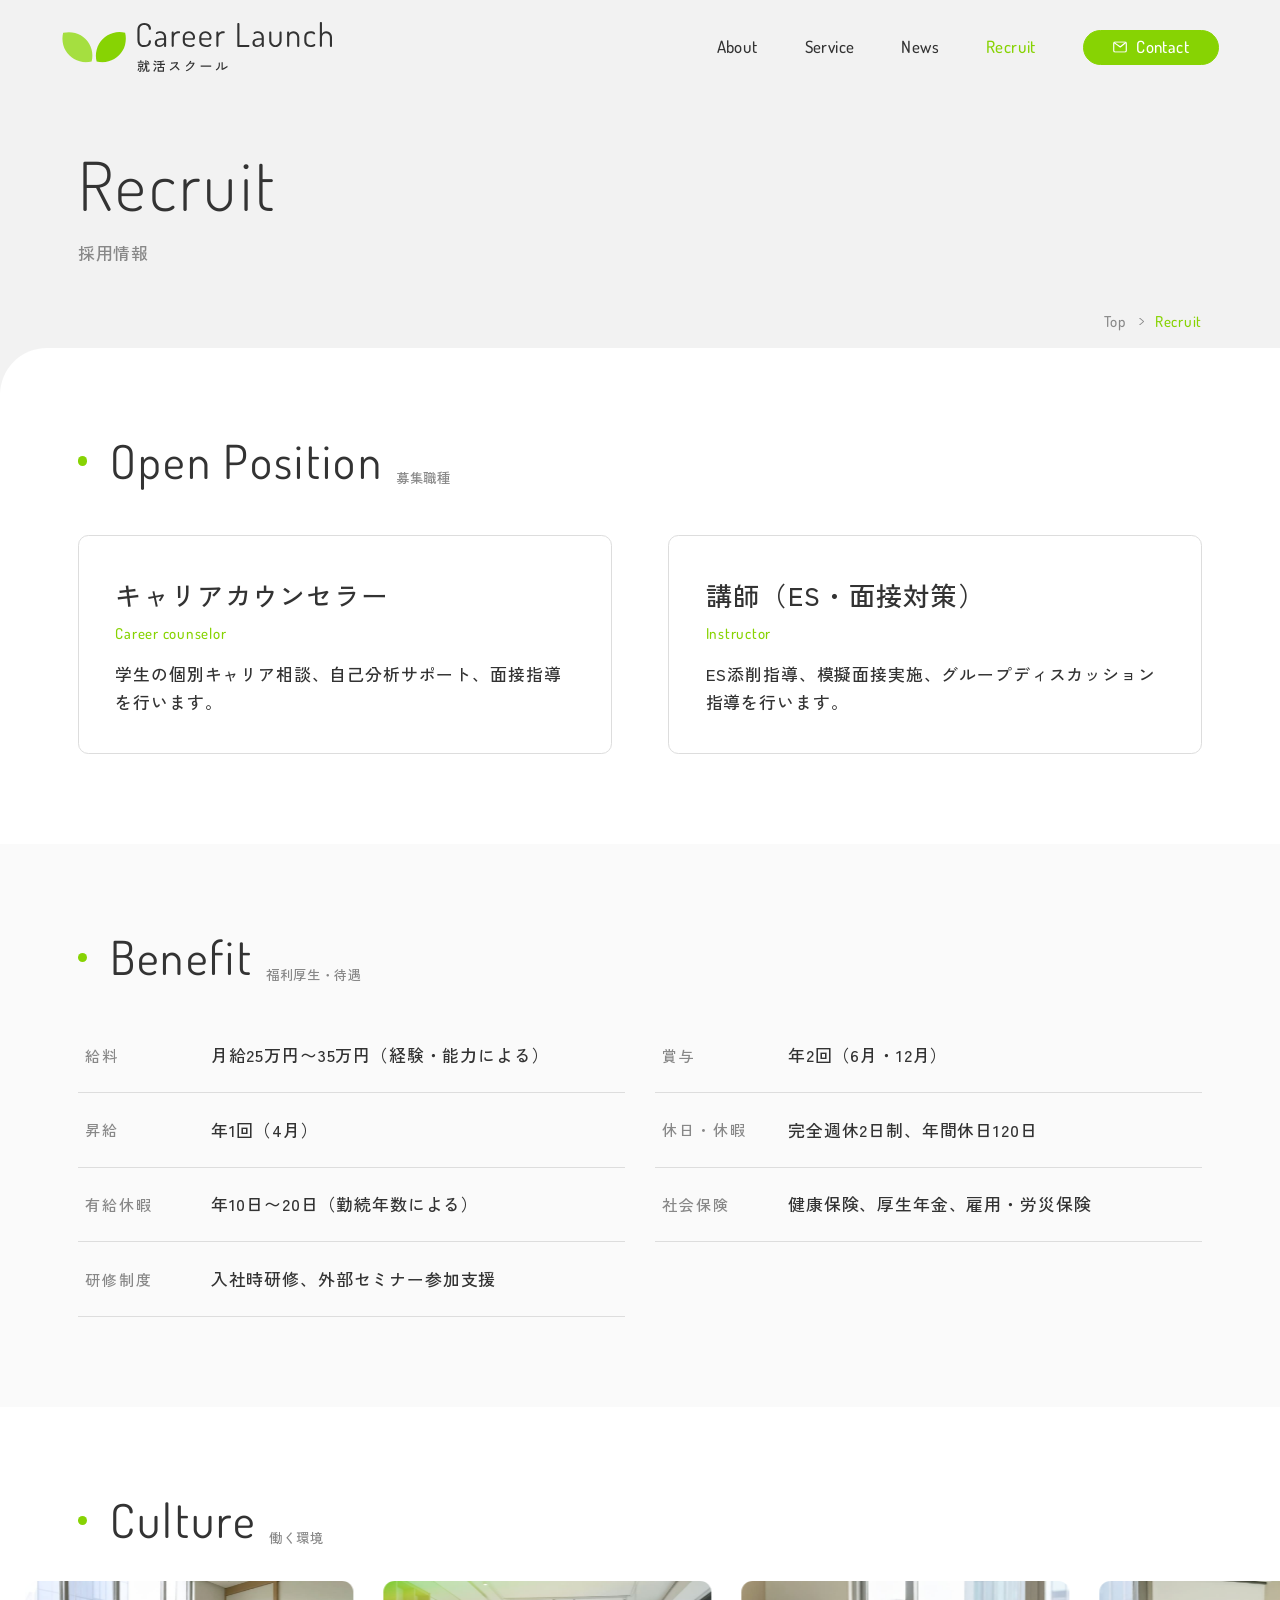
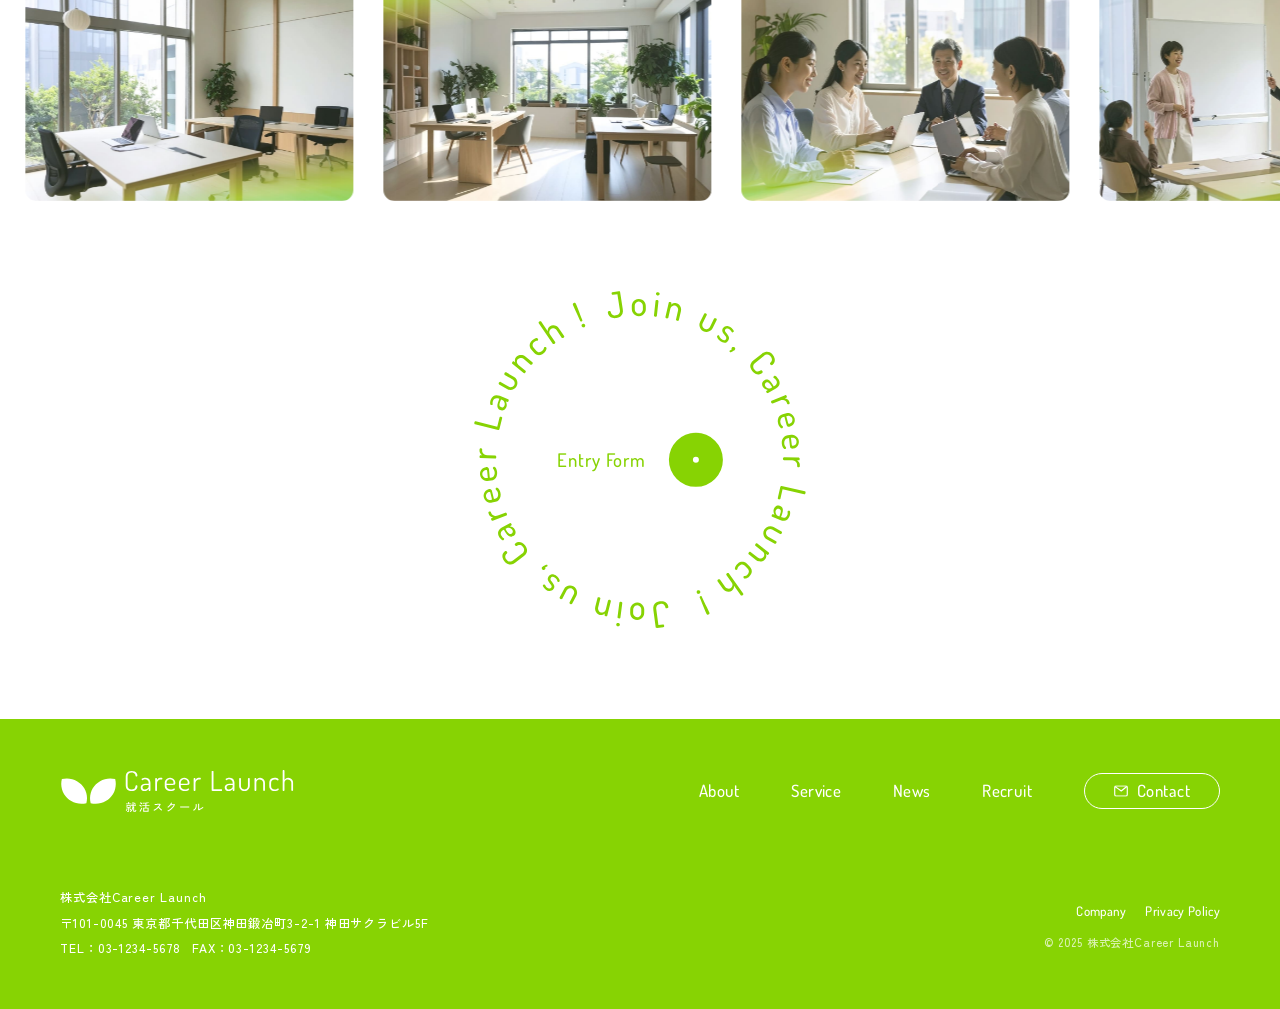
<file: recruit.html>
<!doctype html>
<html lang="ja">
  <head>
    <meta charset="utf-8" />
    <meta name="viewport" content="width=device-width,initial-scale=1" />
    <title>Recruit | Career Launch - 就活スクール</title>
    <meta name="description" content="ページの説明" />
    <meta name="format-detection" content="telephone=no, email=no" />

    <!-- favicon/webclipicon -->
    <link rel="icon" href="img/favicon.ico" />
    <link rel="icon" href="img/favicon.svg" type="image/svg+xml" />
    <link rel="apple-touch-icon" href="img/webclip.png" />

    <!-- font -->
    <link rel="preconnect" href="https://fonts.googleapis.com" />
    <link rel="preconnect" href="https://fonts.gstatic.com" crossorigin />
    <link href="https://fonts.googleapis.com/css2?family=Dosis:wght@200..800&family=Zen+Kaku+Gothic+New:wght@300;400;500;700;900&display=swap" rel="stylesheet" />

    <!-- css -->
    <link rel="stylesheet" href="css/vendor/splide-core.min.css" />
    <link rel="stylesheet" href="css/style.css" />

    <!-- js -->
    <script src="js/vendor/splide.min.js" defer></script>
    <script src="js/vendor/splide-extension-auto-scroll.min.js" defer></script>
    <script type="module" src="js/main.js"></script>

    <!-- noindex -->
    <meta name="robots" content="noindex" />
  </head>
  <body>
    <!-- header -->
    <header class="l-header">
      <p class="l-header-logo">
        <img src="img/logo.svg" alt="Career Launch 就活スクール" width="251" height="46" decoding="async" />
      </p>

      <dialog class="l-header-menu js-header-menu" aria-label="メニュー">
        <button class="l-header-menu-close-button js-header-menu-close-button"><img src="img/icon-cross.svg" alt="メニューを閉じる" width="24" height="24" decoding="async" /></button>
        <nav class="l-header-menu-nav">
          <ul class="l-header-menu-list">
            <li class="l-header-menu-item l-header-menu-item--top">
              <a href="index.html" class="l-header-menu-link">
                <span class="l-header-menu-text-en">Top</span>
                <span class="l-header-menu-text-ja">トップ</span>
              </a>
            </li>
            <li class="l-header-menu-item">
              <a href="about.html" class="l-header-menu-link u-text-hover">
                <span class="l-header-menu-text-en">About</span>
                <span class="l-header-menu-text-ja">私たちについて</span>
              </a>
            </li>
            <li class="l-header-menu-item">
              <a href="service.html" class="l-header-menu-link u-text-hover">
                <span class="l-header-menu-text-en">Service</span>
                <span class="l-header-menu-text-ja">サービス</span>
              </a>
            </li>
            <li class="l-header-menu-item">
              <a href="news.html" class="l-header-menu-link u-text-hover">
                <span class="l-header-menu-text-en">News</span>
                <span class="l-header-menu-text-ja">お知らせ</span>
              </a>
            </li>
            <li class="l-header-menu-item">
              <a href="recruit.html" class="l-header-menu-link l-header-menu-link--current u-text-hover">
                <span class="l-header-menu-text-en">Recruit</span>
                <span class="l-header-menu-text-ja">採用情報</span>
              </a>
            </li>
            <li class="l-header-menu-item">
              <a href="contact.html" class="l-header-menu-link l-header-menu-link--contact">
                <span class="l-header-menu-text-en">Contact</span>
                <span class="l-header-menu-text-ja">お問い合わせ</span>
              </a>
            </li>
          </ul>
        </nav>
      </dialog>

      <button class="l-header-menu-open-button js-header-menu-open-button">
        <img src="img/icon-dots.svg" alt="メニューを開く" width="24" height="4" decoding="async" />
      </button>
    </header>

    <main>
      <!-- kv -->
      <div class="c-page-kv">
        <div class="l-container">
          <div class="c-page-kv-inner">
            <div class="c-page-kv-title-wrap">
              <span class="c-page-kv-title-en">Recruit</span>
              <h1 class="c-page-kv-title-ja">採用情報</h1>
            </div>

            <div class="c-page-kv-breadcrumb">
              <ol class="c-breadcrumb">
                <li class="c-breadcrumb-item">
                  <a href="index.html">Top</a>
                </li>
                <li class="c-breadcrumb-item c-breadcrumb-item--current">Recruit</li>
              </ol>
            </div>
          </div>
        </div>
      </div>

      <!-- Position -->
      <section class="recruit-position u-pb l-container">
        <div class="c-title">
          <span class="c-title-en">Open Position</span>
          <h2 class="c-title-ja">募集職種</h2>
        </div>

        <div class="recruit-position-list">
          <section class="recruit-position-item">
            <h3 class="recruit-position-title-ja">キャリアカウンセラー</h3>
            <span class="recruit-position-title-en">Career counselor</span>
            <p class="recruit-position-text">学生の個別キャリア相談、自己分析サポート、面接指導を行います。</p>
          </section>
          <section class="recruit-position-item">
            <h3 class="recruit-position-title-ja">講師（ES・面接対策）</h3>
            <span class="recruit-position-title-en">Instructor</span>
            <p class="recruit-position-text">ES添削指導、模擬面接実施、グループディスカッション指導を行います。</p>
          </section>
        </div>
      </section>

      <!-- Benefit -->
      <section class="recruit-benefit u-ptb">
        <div class="l-container">
          <div class="c-title">
            <span class="c-title-en">Benefit</span>
            <h2 class="c-title-ja">福利厚生・待遇</h2>
          </div>

          <table class="recruit-benefit-table" aria-label="福利厚生">
            <tbody class="recruit-benefit-table-body">
              <tr class="recruit-benefit-table-item">
                <th>給料</th>
                <td>月給25万円〜35万円（経験・能力による）</td>
              </tr>
              <tr class="recruit-benefit-table-item">
                <th>賞与</th>
                <td>年2回（6月・12月）</td>
              </tr>
              <tr class="recruit-benefit-table-item">
                <th>昇給</th>
                <td>年1回（4月）</td>
              </tr>
              <tr class="recruit-benefit-table-item">
                <th>休日・休暇</th>
                <td>完全週休2日制、年間休日120日</td>
              </tr>
              <tr class="recruit-benefit-table-item">
                <th>有給休暇</th>
                <td>年10日〜20日（勤続年数による）</td>
              </tr>
              <tr class="recruit-benefit-table-item">
                <th>社会保険</th>
                <td>健康保険、厚生年金、雇用・労災保険</td>
              </tr>
              <tr class="recruit-benefit-table-item">
                <th>研修制度</th>
                <td>入社時研修、外部セミナー参加支援</td>
              </tr>
            </tbody>
          </table>
        </div>
      </section>

      <!-- Culture -->
      <section class="recruit-culture u-ptb">
        <div class="l-container">
          <div class="c-title">
            <span class="c-title-en">Culture</span>
            <h2 class="c-title-ja">働く環境</h2>
          </div>
        </div>

        <div class="recruit-culture-gallery splide js-recruit-culture-gallery">
          <div class="splide__track">
            <ul class="recruit-culture-gallery-list splide__list">
              <li class="splide__slide">
                <img src="img/recruit/culture.jpg" alt="" width="223" height="149" decoding="async" />
              </li>
              <li class="splide__slide">
                <img src="img/recruit/culture02.jpg" alt="" width="223" height="149" decoding="async" />
              </li>
              <li class="splide__slide">
                <img src="img/recruit/culture03.jpg" alt="" width="223" height="149" decoding="async" />
              </li>
              <li class="splide__slide">
                <img src="img/recruit/culture04.jpg" alt="" width="223" height="149" decoding="async" />
              </li>
              <li class="splide__slide">
                <img src="img/recruit/culture05.jpg" alt="" width="223" height="149" decoding="async" />
              </li>
            </ul>
          </div>
        </div>
      </section>

      <div class="recruit-entry u-pb">
        <div class="c-entry-button">
          <a href="" class="c-entry-button-link">
            <img src="img/recruit-button-text.svg" alt="" width="356" height="362" decoding="async" />
            <span class="c-entry-button-text">
              <span class="c-button">Entry Form</span>
            </span>
          </a>
        </div>
      </div>
    </main>
    <footer class="l-footer">
      <div class="l-footer-logo">
        <a href="index.html">
          <img src="img/logo-white.svg" alt="Career Launch 就活スクール" width="251" height="46" decoding="async" />
        </a>
      </div>

      <div class="l-footer-info">
        <p class="l-footer-company">株式会社Career Launch</p>
        <p class="l-footer-address">
          <span>〒101-0045</span>
          <span>東京都千代田区神田鍛冶町3-2-1</span>
          <span>神田サクラビル5F</span>
        </p>
        <div class="l-footer-contact">
          <p>TEL：03-1234-5678</p>
          <p>FAX：03-1234-5679</p>
        </div>
      </div>

      <ul class="l-footer-menu-list">
        <li class="l-footer-menu-item"><a href="about.html" class="u-text-hover">About</a></li>
        <li class="l-footer-menu-item"><a href="service.html" class="u-text-hover">Service</a></li>
        <li class="l-footer-menu-item"><a href="news.html" class="u-text-hover">News</a></li>
        <li class="l-footer-menu-item"><a href="recruit.html" class="u-text-hover">Recruit</a></li>
        <li class="l-footer-menu-item l-footer-menu-item--contact"><a href="contact.html">Contact</a></li>
      </ul>

      <div class="l-footer-legal">
        <ul class="l-footer-legal-list">
          <li class="l-footer-legal-item"><a href="" class="u-text-hover">Company</a></li>
          <li class="l-footer-legal-item"><a href="" class="u-text-hover">Privacy Policy</a></li>
        </ul>

        <small class="l-footer-copyright">&copy; 2025 株式会社Career Launch</small>
      </div>
    </footer>
  </body>
</html>
</file>
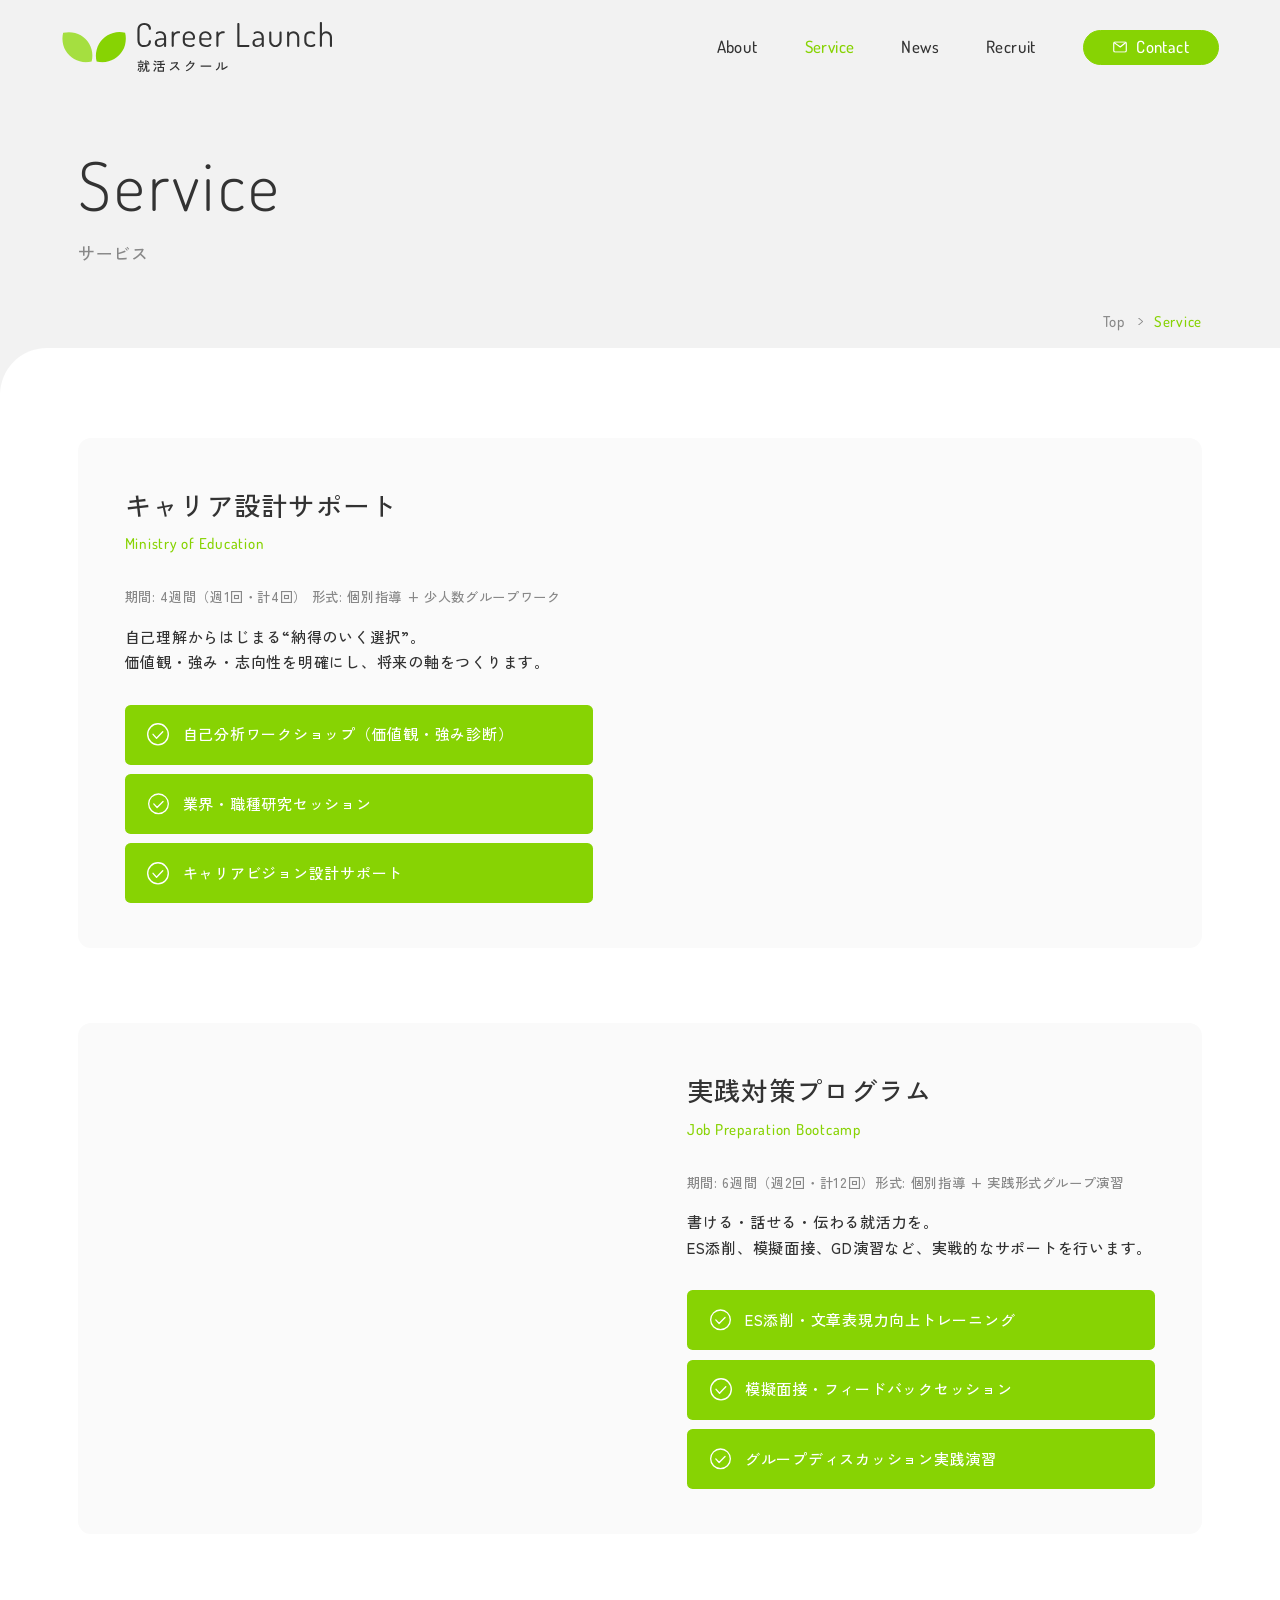
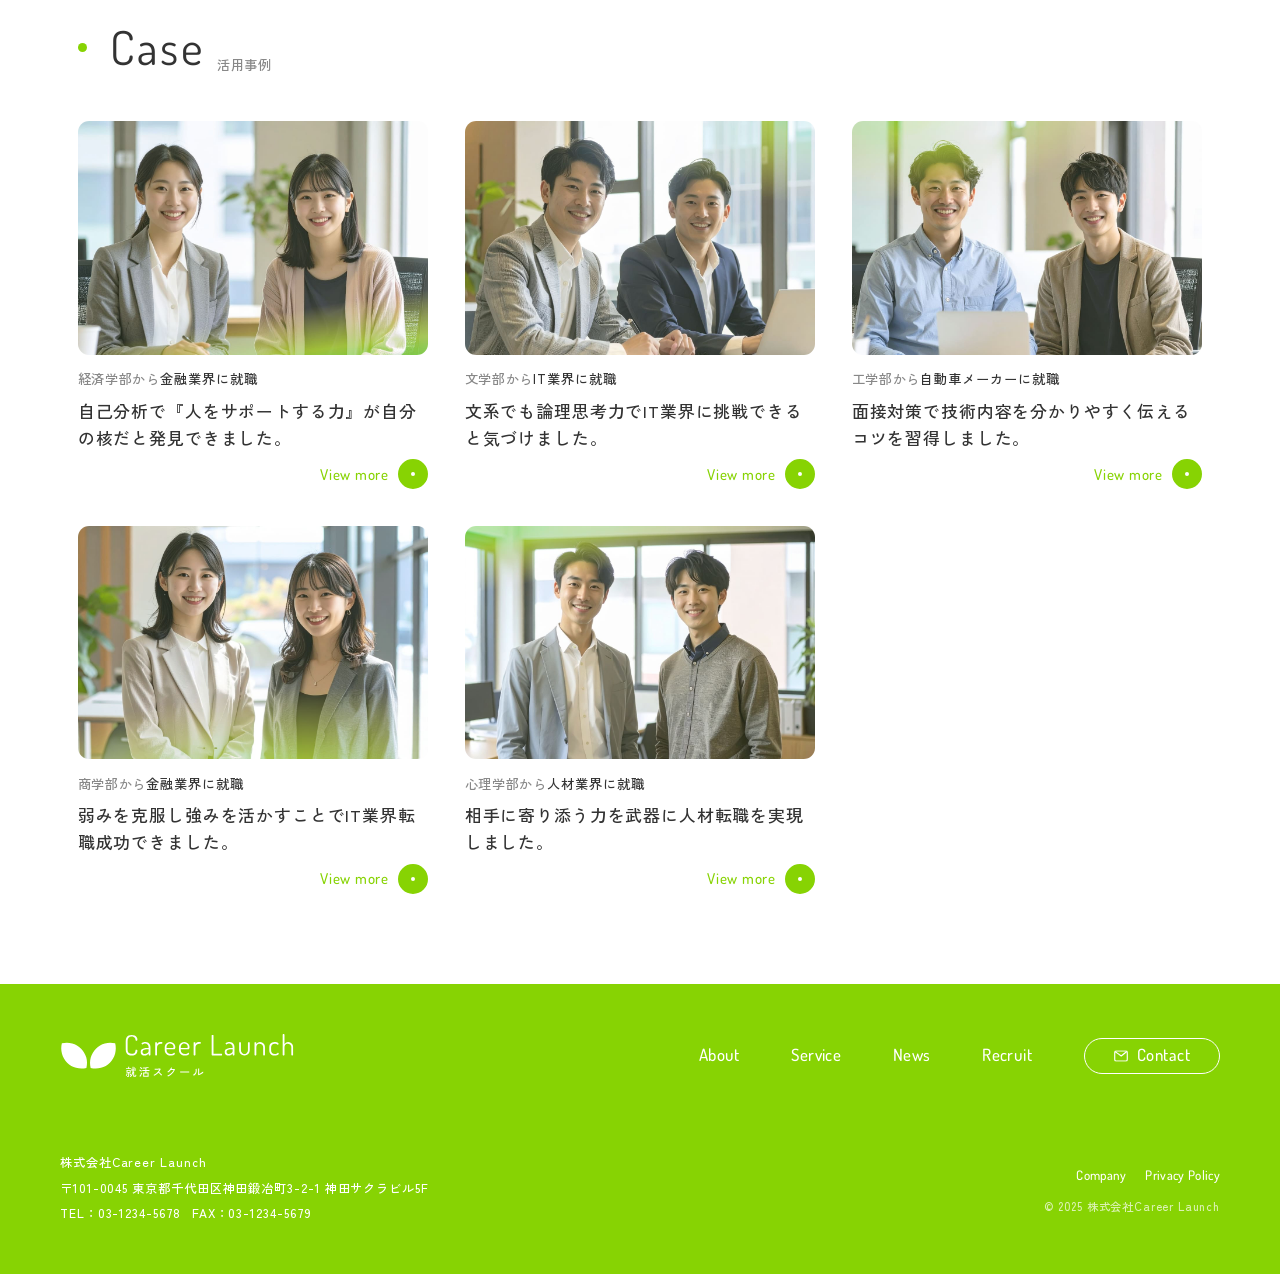
<file: service.html>
<!doctype html>
<html lang="ja">
  <head>
    <meta charset="utf-8" />
    <meta name="viewport" content="width=device-width,initial-scale=1" />
    <title>Service | Career Launch - 就活スクール</title>
    <meta name="description" content="ページの説明" />
    <meta name="format-detection" content="telephone=no, email=no" />

    <!-- favicon/webclipicon -->
    <link rel="icon" href="img/favicon.ico" />
    <link rel="icon" href="img/favicon.svg" type="image/svg+xml" />
    <link rel="apple-touch-icon" href="img/webclip.png" />

    <!-- font -->
    <link rel="preconnect" href="https://fonts.googleapis.com" />
    <link rel="preconnect" href="https://fonts.gstatic.com" crossorigin />
    <link href="https://fonts.googleapis.com/css2?family=Dosis:wght@200..800&family=Zen+Kaku+Gothic+New:wght@300;400;500;700;900&display=swap" rel="stylesheet" />

    <!-- css -->
    <link rel="stylesheet" href="css/style.css" />

    <!-- js -->
    <script type="module" src="js/main.js"></script>

    <!-- noindex -->
    <meta name="robots" content="noindex" />
  </head>
  <body>
    <!-- header -->
    <header class="l-header">
      <p class="l-header-logo">
        <img src="img/logo.svg" alt="Career Launch 就活スクール" width="251" height="46" decoding="async" />
      </p>

      <dialog class="l-header-menu js-header-menu" aria-label="メニュー">
        <button class="l-header-menu-close-button js-header-menu-close-button"><img src="img/icon-cross.svg" alt="メニューを閉じる" width="24" height="24" decoding="async" /></button>
        <nav class="l-header-menu-nav">
          <ul class="l-header-menu-list">
            <li class="l-header-menu-item l-header-menu-item--top">
              <a href="index.html" class="l-header-menu-link">
                <span class="l-header-menu-text-en">Top</span>
                <span class="l-header-menu-text-ja">トップ</span>
              </a>
            </li>
            <li class="l-header-menu-item">
              <a href="about.html" class="l-header-menu-link u-text-hover">
                <span class="l-header-menu-text-en">About</span>
                <span class="l-header-menu-text-ja">私たちについて</span>
              </a>
            </li>
            <li class="l-header-menu-item">
              <a href="service.html" class="l-header-menu-link l-header-menu-link--current u-text-hover">
                <span class="l-header-menu-text-en">Service</span>
                <span class="l-header-menu-text-ja">サービス</span>
              </a>
            </li>
            <li class="l-header-menu-item">
              <a href="news.html" class="l-header-menu-link u-text-hover">
                <span class="l-header-menu-text-en">News</span>
                <span class="l-header-menu-text-ja">お知らせ</span>
              </a>
            </li>
            <li class="l-header-menu-item">
              <a href="recruit.html" class="l-header-menu-link u-text-hover">
                <span class="l-header-menu-text-en">Recruit</span>
                <span class="l-header-menu-text-ja">採用情報</span>
              </a>
            </li>
            <li class="l-header-menu-item">
              <a href="contact.html" class="l-header-menu-link l-header-menu-link--contact">
                <span class="l-header-menu-text-en">Contact</span>
                <span class="l-header-menu-text-ja">お問い合わせ</span>
              </a>
            </li>
          </ul>
        </nav>
      </dialog>

      <button class="l-header-menu-open-button js-header-menu-open-button">
        <img src="img/icon-dots.svg" alt="メニューを開く" width="24" height="4" decoding="async" />
      </button>
    </header>

    <main>
      <!-- kv -->
      <div class="c-page-kv">
        <div class="l-container">
          <div class="c-page-kv-inner">
            <div class="c-page-kv-title-wrap">
              <span class="c-page-kv-title-en">Service</span>
              <h1 class="c-page-kv-title-ja">サービス</h1>
            </div>

            <div class="c-page-kv-breadcrumb">
              <ol class="c-breadcrumb">
                <li class="c-breadcrumb-item">
                  <a href="index.html">Top</a>
                </li>
                <li class="c-breadcrumb-item c-breadcrumb-item--current">Service</li>
              </ol>
            </div>
          </div>
        </div>
      </div>

      <!-- Service Detail -->
      <div class="service-detail-wrap l-container">
        <section class="service-detail">
          <div class="service-detail-img">
            <picture>
              <!-- pc -->
              <source media="(min-width: 900px)" srcset="img/service/service.jpg" />
              <!-- sp -->
              <img src="img/service/service-sp.jpg" alt="..." width="287" height="187" decoding="async" />
            </picture>
          </div>

          <div class="service-detail-content">
            <h2 class="service-detail-title-ja">キャリア設計サポート</h2>
            <span class="service-detail-title-en">Ministry of Education</span>

            <p class="service-detail-period">期間: 4週間（週1回・計4回） 形式: 個別指導 + 少人数グループワーク</p>
            <p class="service-detail-text">
              <span>自己理解からはじまる“納得のいく選択”。</span>
              <span>価値観・強み・志向性を明確にし、将来の軸をつくります。 </span>
            </p>

            <ul class="service-detail-list">
              <li class="service-detail-item">自己分析ワークショップ（価値観・強み診断）</li>
              <li class="service-detail-item">業界・職種研究セッション</li>
              <li class="service-detail-item">キャリアビジョン設計サポート</li>
            </ul>
          </div>
        </section>
        <section class="service-detail">
          <div class="service-detail-img">
            <picture>
              <!-- pc -->
              <source media="(min-width: 900px)" srcset="img/service/service02.jpg" />
              <!-- sp -->
              <img src="img/service/service02-sp.jpg" alt="..." width="287" height="187" decoding="async" />
            </picture>
          </div>

          <div class="service-detail-content">
            <h2 class="service-detail-title-ja">実践対策プログラム</h2>
            <span class="service-detail-title-en">Job Preparation Bootcamp</span>

            <p class="service-detail-period">期間: 6週間（週2回・計12回）形式: 個別指導 + 実践形式グループ演習</p>
            <p class="service-detail-text">
              <span>書ける・話せる・伝わる就活力を。</span>
              <span>ES添削、模擬面接、GD演習など、実戦的なサポートを行います。</span>
            </p>

            <ul class="service-detail-list">
              <li class="service-detail-item">ES添削・文章表現力向上トレーニング</li>
              <li class="service-detail-item">模擬面接・フィードバックセッション</li>
              <li class="service-detail-item">グループディスカッション実践演習</li>
            </ul>
          </div>
        </section>
      </div>

      <!-- Case -->
      <section class="service-case l-container u-ptb">
        <div class="c-title">
          <span class="c-title-en">Case</span>
          <h2 class="c-title-ja">活用事例</h2>
        </div>

        <div class="service-case-list">
          <article class="service-case-item">
            <a href="">
              <div class="service-case-item-img">
                <img src="img/service/case.jpg" alt="" width="335" height="223" decoding="async" />
              </div>

              <h3 class="service-case-item-title"><span>経済学部から</span>金融業界に就職</h3>
              <p class="service-case-item-text">自己分析で『人をサポートする力』が自分の核だと発見できました。</p>

              <div class="service-case-item-button">
                <span class="c-button c-button--small">View more</span>
              </div>
            </a>
          </article>
          <article class="service-case-item">
            <a href="">
              <div class="service-case-item-img">
                <img src="img/service/case02.jpg" alt="" width="335" height="223" decoding="async" />
              </div>

              <h3 class="service-case-item-title"><span>文学部から</span>IT業界に就職</h3>
              <p class="service-case-item-text">文系でも論理思考力でIT業界に挑戦できると気づけました。</p>

              <div class="service-case-item-button">
                <span class="c-button c-button--small">View more</span>
              </div>
            </a>
          </article>
          <article class="service-case-item">
            <a href="">
              <div class="service-case-item-img">
                <img src="img/service/case03.jpg" alt="" width="335" height="223" decoding="async" />
              </div>

              <h3 class="service-case-item-title"><span>工学部から</span>自動車メーカーに就職</h3>
              <p class="service-case-item-text">面接対策で技術内容を分かりやすく伝えるコツを習得しました。</p>

              <div class="service-case-item-button">
                <span class="c-button c-button--small">View more</span>
              </div>
            </a>
          </article>
          <article class="service-case-item">
            <a href="">
              <div class="service-case-item-img">
                <img src="img/service/case04.jpg" alt="" width="335" height="223" decoding="async" />
              </div>

              <h3 class="service-case-item-title"><span>商学部から</span>金融業界に就職</h3>
              <p class="service-case-item-text">弱みを克服し強みを活かすことでIT業界転職成功できました。</p>

              <div class="service-case-item-button">
                <span class="c-button c-button--small">View more</span>
              </div>
            </a>
          </article>
          <article class="service-case-item">
            <a href="">
              <div class="service-case-item-img">
                <img src="img/service/case05.jpg" alt="" width="335" height="223" decoding="async" />
              </div>

              <h3 class="service-case-item-title"><span>心理学部から</span>人材業界に就職</h3>
              <p class="service-case-item-text">相手に寄り添う力を武器に人材転職を実現しました。</p>

              <div class="service-case-item-button">
                <span class="c-button c-button--small">View more</span>
              </div>
            </a>
          </article>
        </div>
      </section>
    </main>

    <!-- footer -->
    <footer class="l-footer">
      <div class="l-footer-logo">
        <a href="index.html">
          <img src="img/logo-white.svg" alt="Career Launch 就活スクール" width="251" height="46" decoding="async" />
        </a>
      </div>

      <div class="l-footer-info">
        <p class="l-footer-company">株式会社Career Launch</p>
        <p class="l-footer-address">
          <span>〒101-0045</span>
          <span>東京都千代田区神田鍛冶町3-2-1</span>
          <span>神田サクラビル5F</span>
        </p>
        <div class="l-footer-contact">
          <p>TEL：03-1234-5678</p>
          <p>FAX：03-1234-5679</p>
        </div>
      </div>

      <ul class="l-footer-menu-list">
        <li class="l-footer-menu-item"><a href="about.html" class="u-text-hover">About</a></li>
        <li class="l-footer-menu-item"><a href="service.html" class="u-text-hover">Service</a></li>
        <li class="l-footer-menu-item"><a href="news.html" class="u-text-hover">News</a></li>
        <li class="l-footer-menu-item"><a href="recruit.html" class="u-text-hover">Recruit</a></li>
        <li class="l-footer-menu-item l-footer-menu-item--contact"><a href="contact.html">Contact</a></li>
      </ul>

      <div class="l-footer-legal">
        <ul class="l-footer-legal-list">
          <li class="l-footer-legal-item"><a href="" class="u-text-hover">Company</a></li>
          <li class="l-footer-legal-item"><a href="" class="u-text-hover">Privacy Policy</a></li>
        </ul>

        <small class="l-footer-copyright">&copy; 2025 株式会社Career Launch</small>
      </div>
    </footer>
  </body>
</html>
</file>
<file: css/style.css>
@charset "UTF-8";
/*!
global > color
------------------------------
*/
:root {
  --color-primary: #87d303;
  --color-primary02: #a5df40;
  --color-bg-extra-light: #fafafa;
  --color-bg-light: #f2f2f2;
  --color-border: #dddddd;
  --color-font-base: #333333;
  --color-font-light: #888888;
  --color-white: #ffffff;
  --color-red: #e95757;
}

/*!
global > font
------------------------------
*/
:root {
  --font-family-base: "Zen Kaku Gothic New", sans-serif;
  --font-family-en: "Dosis", sans-serif;
}

/*!
global > z-index
------------------------------
*/
:root {
  --z-index-modal: 100;
  --z-index-header: 30;
  --z-index-menu: 10;
  --z-index-default: 1;
  --z-index-negative: -1;
}

/*!
foundation > reset
------------------------------
*/
html {
  color: #000;
  background: #fff;
}

body,
div,
dl,
dt,
dd,
ul,
ol,
li,
h1,
h2,
h3,
h4,
h5,
h6,
pre,
code,
form,
fieldset,
legend,
input,
textarea,
p,
blockquote,
th,
td {
  margin: 0;
  padding: 0;
}

table {
  border-collapse: collapse;
  border-spacing: 0;
  width: 100%;
}

fieldset,
img {
  border: 0;
}

address,
caption,
cite,
code,
dfn,
em,
strong,
th,
var {
  font-style: normal;
  font-weight: inherit;
}

ol,
ul {
  list-style: none;
}

caption,
th {
  text-align: left;
}

h1,
h2,
h3,
h4,
h5,
h6 {
  font-size: 100%;
  font-weight: inherit;
}

q:before,
q:after {
  content: "";
}

abbr,
acronym {
  border: 0;
  font-variant: normal;
}

input,
textarea,
select,
button {
  color: inherit;
  font-family: inherit;
  font-size: inherit;
  font-weight: inherit;
  line-height: inherit;
  font-size: 100%;
  border-radius: 0;
  border: none;
  -moz-appearance: none;
       appearance: none;
  -webkit-appearance: none;
  background-color: inherit;
}

textarea {
  resize: vertical;
  display: block;
}

select {
  cursor: pointer;
}

button {
  padding: 0;
  cursor: pointer;
}

legend {
  color: inherit;
}

tbody {
  -webkit-text-size-adjust: 100%;
}

main {
  display: block;
}

a {
  text-decoration: none;
  color: inherit;
}

img,
svg {
  width: 100%;
  height: auto;
  display: block;
}

dialog {
  max-width: 100%;
  max-height: 100%;
  padding: 0;
  color: inherit;
  border: none;
  margin: 0;
  padding: 0;
}

summary {
  display: block;
}

summary::-webkit-details-marker {
  display: none;
}

iframe {
  vertical-align: bottom;
}

* {
  -webkit-font-smoothing: antialiased;
  -moz-osx-font-smoothing: grayscale;
  -webkit-box-sizing: border-box;
          box-sizing: border-box;
}

*::before,
*::after {
  -webkit-box-sizing: border-box;
          box-sizing: border-box;
}

/*!
foundation > base
------------------------------
*/
:root {
  --base-vw: 375;
}
@media screen and (min-width: 900px) {
  :root {
    --base-vw: 1366;
  }
}

* {
  letter-spacing: 0.05em;
}

html {
  font-size: calc(100vw / var(--base-vw));
}

body {
  line-height: 1.7;
  font-size: 16rem;
  font-family: var(--font-family-base);
  color: var(--color-font-base);
  font-weight: 500;
}
@media screen and (min-width: 900px) {
  body {
    font-size: 18rem;
  }
}

/*!
utility > utility
------------------------------
*/
/* 非表示 */
.u-visually-hidden {
  position: absolute !important;
  white-space: nowrap !important;
  width: 1px !important;
  height: 1px !important;
  overflow: hidden !important;
  border: 0 !important;
  padding: 0 !important;
  clip: rect(0 0 0 0) !important;
  clip-path: inset(50%) !important;
  margin: -1px !important;
}

.u-pb {
  padding-bottom: 64rem !important;
}
@media screen and (min-width: 900px) {
  .u-pb {
    padding-bottom: 96rem !important;
  }
}

.u-ptb {
  padding-block: 64rem !important;
}
@media screen and (min-width: 900px) {
  .u-ptb {
    padding-block: 96rem !important;
  }
}

.u-text-hover {
  background-image: -webkit-gradient(linear, left top, left bottom, from(currentColor), to(currentColor));
  background-image: linear-gradient(currentColor, currentColor);
  background-position: 0 100%;
  background-size: 0 1px;
  background-repeat: no-repeat;
  -webkit-transition: background-size 0.3s;
  transition: background-size 0.3s;
}
@media screen and (min-width: 900px) and (any-hover: hover) {
  .u-text-hover:hover {
    background-size: 100% 1px;
  }
}

/*!
component > button
------------------------------
*/
.c-button {
  --font-size: 18rem;
  --gap: 14rem;
  font-family: var(--font-family-en);
  line-height: 1;
  font-size: var(--font-size);
  color: var(--color-primary);
  display: -webkit-inline-box;
  display: -ms-inline-flexbox;
  display: inline-flex;
  -webkit-box-align: center;
      -ms-flex-align: center;
          align-items: center;
  gap: var(--gap);
}
@media screen and (min-width: 900px) {
  .c-button {
    font-size: 20rem;
    gap: 24rem;
  }
}
.c-button::after {
  --size: 47rem;
  --dot-size: 5rem;
  content: "";
  display: block;
  width: var(--size);
  aspect-ratio: 1/1;
  background-color: var(--color-white);
  border-radius: 50%;
  border: calc((var(--size) - var(--dot-size)) / 2) solid var(--color-primary);
  -webkit-transition: scale 0.3s;
  transition: scale 0.3s;
}
@media screen and (min-width: 900px) {
  .c-button::after {
    --size: 58rem;
    --dot-size: 6rem;
  }
}

.c-button--small {
  font-size: 16rem;
  gap: 10rem;
}
.c-button--small::after {
  --size: 32rem;
  --dot-size: 4rem;
}

.c-entry-button {
  width: 290rem;
}
@media screen and (min-width: 900px) {
  .c-entry-button {
    width: 355rem;
  }
}

.c-entry-button-link {
  display: block;
  position: relative;
}
@media (any-hover: hover) {
  .c-entry-button-link:hover .c-button::after {
    scale: 1.1;
  }
}
.c-entry-button-link img {
  -webkit-animation: rotate 20s linear infinite;
          animation: rotate 20s linear infinite;
}
@-webkit-keyframes rotate {
  from {
    -webkit-transform: rotate(0deg);
            transform: rotate(0deg);
  }
  to {
    -webkit-transform: rotate(360deg);
            transform: rotate(360deg);
  }
}
@keyframes rotate {
  from {
    -webkit-transform: rotate(0deg);
            transform: rotate(0deg);
  }
  to {
    -webkit-transform: rotate(360deg);
            transform: rotate(360deg);
  }
}

.c-entry-button-text {
  position: absolute;
  top: 50%;
  left: 50%;
  translate: -50% -50%;
  white-space: nowrap;
}

/*!
component > entry-button
------------------------------
*/
/*!
component > title
------------------------------
*/
.c-title {
  grid-template-columns: 10rem 1fr;
  gap: 14rem 18rem;
  display: inline-grid;
}
.c-title::before {
  content: "";
  display: block;
  width: 10rem;
  aspect-ratio: 1/1;
  background-color: var(--color-primary);
  border-radius: 50%;
  grid-column: 1/2;
  grid-row: 1/2;
  align-self: center;
}
@media screen and (min-width: 900px) {
  .c-title {
    grid-template-columns: 10rem auto auto;
    gap: 14rem;
    -webkit-box-align: end;
        -ms-flex-align: end;
            align-items: end;
  }
}

.c-title--white::before {
  background-color: var(--color-white);
}

.c-title-en {
  font-family: var(--font-family-en);
  font-size: 40rem;
  color: var(--color-font-base);
  line-height: 1;
  font-weight: 400;
  grid-column: 2/3;
  grid-row: 1/2;
}
@media screen and (min-width: 900px) {
  .c-title-en {
    font-size: 50rem;
    margin-left: 10rem;
  }
}

.c-title-en--white {
  color: var(--color-white);
}

.c-title-ja {
  font-size: 14rem;
  color: var(--color-font-light);
  line-height: 1;
  grid-column: 2/3;
  grid-row: 2/3;
}
@media screen and (min-width: 900px) {
  .c-title-ja {
    grid-column: 3/4;
    grid-row: 1/2;
  }
}

.c-title-ja--white {
  color: var(--color-white);
}

.c-title-small {
  font-family: var(--font-family-en);
  font-size: 16rem;
  color: var(--color-font-base);
  line-height: 1;
  display: grid;
  grid-template-columns: 6rem 1fr;
  gap: 10rem;
  letter-spacing: 0.075em;
  -webkit-box-align: center;
      -ms-flex-align: center;
          align-items: center;
}
@media screen and (min-width: 900px) {
  .c-title-small {
    font-size: 20rem;
    gap: 14rem;
  }
}
.c-title-small::before {
  content: "";
  display: block;
  width: 6rem;
  aspect-ratio: 1/1;
  background-color: var(--color-primary);
  border-radius: 50%;
}

/*!
component > page-kv
------------------------------
*/
.c-page-kv {
  background-color: var(--color-bg-light);
  height: 365rem;
  position: relative;
  display: -webkit-box;
  display: -ms-flexbox;
  display: flex;
  -webkit-box-align: end;
      -ms-flex-align: end;
          align-items: flex-end;
}
@media screen and (min-width: 900px) {
  .c-page-kv {
    height: 467rem;
  }
}
.c-page-kv::after {
  content: "";
  width: 100%;
  height: 64rem;
  background-color: var(--color-white);
  position: absolute;
  left: 0;
  bottom: 0;
  border-radius: 30rem 0 0 0;
}
@media screen and (min-width: 900px) {
  .c-page-kv::after {
    height: 96rem;
    border-radius: 50rem 0 0 0;
  }
}
.c-page-kv > * {
  width: 100%;
}

.c-page-kv-inner {
  padding-bottom: 84rem;
  display: -webkit-box;
  display: -ms-flexbox;
  display: flex;
  -webkit-box-orient: vertical;
  -webkit-box-direction: normal;
      -ms-flex-direction: column;
          flex-direction: column;
  gap: 32rem;
}
@media screen and (min-width: 900px) {
  .c-page-kv-inner {
    padding-bottom: 116rem;
    gap: 56rem;
  }
}

.c-page-kv-title-wrap {
  display: -webkit-box;
  display: -ms-flexbox;
  display: flex;
  -webkit-box-orient: vertical;
  -webkit-box-direction: normal;
      -ms-flex-direction: column;
          flex-direction: column;
  gap: 22rem;
}
@media screen and (min-width: 900px) {
  .c-page-kv-title-wrap {
    gap: 28rem;
  }
}

.c-page-kv-title-en {
  font-family: var(--font-family-en);
  font-weight: 300;
  font-size: 55rem;
  line-height: 1;
}
@media screen and (min-width: 900px) {
  .c-page-kv-title-en {
    font-size: 72rem;
  }
}

.c-page-kv-title-ja {
  line-height: 1;
  color: var(--color-font-light);
}

.c-page-kv-breadcrumb {
  display: -webkit-box;
  display: -ms-flexbox;
  display: flex;
  -webkit-box-pack: end;
      -ms-flex-pack: end;
          justify-content: flex-end;
}

/*!
component > news-item
------------------------------
*/
.c-news-item-link {
  padding: 16rem 10rem;
  display: -webkit-box;
  display: -ms-flexbox;
  display: flex;
  -webkit-box-orient: vertical;
  -webkit-box-direction: normal;
      -ms-flex-direction: column;
          flex-direction: column;
  gap: 4rem;
  border-bottom: 1px solid var(--color-border);
  -webkit-transition: color 0.3s;
  transition: color 0.3s;
}
@media screen and (min-width: 900px) {
  .c-news-item-link {
    padding: 24rem 20rem;
    gap: 40rem;
    -webkit-box-orient: horizontal;
    -webkit-box-direction: normal;
        -ms-flex-direction: row;
            flex-direction: row;
    -webkit-box-align: center;
        -ms-flex-align: center;
            align-items: center;
  }
}
@media (any-hover: hover) {
  .c-news-item-link:hover {
    color: var(--color-primary);
  }
}

.c-news-item-date {
  font-size: 13rem;
  letter-spacing: 0.025em;
  color: var(--color-font-light);
  font-family: var(--font-family-en);
}
@media screen and (min-width: 900px) {
  .c-news-item-date {
    font-size: 14rem;
  }
}

.c-news-item-title {
  line-height: 1.6;
}

/*!
component > pagination
------------------------------
*/
.c-pagination-list {
  display: -webkit-box;
  display: -ms-flexbox;
  display: flex;
  gap: 6rem;
  -webkit-box-pack: center;
      -ms-flex-pack: center;
          justify-content: center;
}

.c-pagination-link {
  background-color: var(--color-bg-light);
  -webkit-transition: background-color 0.3s, color 0.3s;
  transition: background-color 0.3s, color 0.3s;
}
@media (any-hover: hover) {
  .c-pagination-link:hover {
    background-color: var(--color-primary);
    color: var(--color-white);
  }
  .c-pagination-link:hover .c-pagination-icon {
    background-color: var(--color-white);
  }
}

.c-pagination-link,
.c-pagination-number,
.c-pagination-dots {
  display: inline-block;
  width: 40rem;
  aspect-ratio: 1/1;
  border-radius: 50%;
  display: grid;
  place-items: center;
  font-size: 16rem;
}

.c-pagination--current {
  background-color: var(--color-primary);
  color: var(--color-white);
}

.c-pagination-icon {
  -webkit-mask-image: url(../img/icon-arrow.svg);
          mask-image: url(../img/icon-arrow.svg);
  -webkit-mask-size: contain;
          mask-size: contain;
  -webkit-mask-position: center;
          mask-position: center;
  background-color: var(--color-font-base);
  display: block;
  width: 10rem;
  aspect-ratio: 1/1;
  -webkit-transition: background-color 0.3s;
  transition: background-color 0.3s;
}

.c-pagination-icon--prev {
  rotate: 180deg;
}

.c-pagination-dot-icon {
  -webkit-mask-image: url(../img/icon-dots-small.svg);
          mask-image: url(../img/icon-dots-small.svg);
  -webkit-mask-size: cover;
          mask-size: cover;
  -webkit-mask-position: center;
          mask-position: center;
  background-color: var(--color-font-base);
  display: block;
  width: 10rem;
  height: 3rem;
}

/*!
component > breadcrumb
------------------------------
*/
.c-breadcrumb {
  display: -webkit-box;
  display: -ms-flexbox;
  display: flex;
}

.c-breadcrumb-item {
  font-size: 14rem;
  color: var(--color-font-light);
  line-height: 1;
  font-family: var(--font-family-en);
  display: -webkit-box;
  display: -ms-flexbox;
  display: flex;
  -webkit-box-align: center;
      -ms-flex-align: center;
          align-items: center;
}
@media screen and (min-width: 900px) {
  .c-breadcrumb-item {
    font-size: 16rem;
  }
}
.c-breadcrumb-item:not(:last-child)::after {
  content: "";
  display: inline-block;
  width: 11rem;
  height: 8rem;
  -webkit-mask-image: url(../img/icon-arrow.svg);
          mask-image: url(../img/icon-arrow.svg);
  -webkit-mask-size: cover;
          mask-size: cover;
  -webkit-mask-position: center;
          mask-position: center;
  -webkit-mask-repeat: no-repeat;
          mask-repeat: no-repeat;
  background-color: var(--color-font-light);
  margin: 0 10rem;
}

.c-breadcrumb-item--current {
  color: var(--color-primary);
}

/*!
component > form
------------------------------
*/
.c-form-required {
  display: inline-block;
  font-size: 13rem;
  background-color: var(--color-red);
  color: var(--color-white);
  padding: 2rem 8rem;
  border-radius: 7rem;
}

.c-form-text {
  padding: 12rem 8rem;
  border-radius: 8rem;
  background-color: var(--color-bg-extra-light);
  width: 100%;
}
.c-form-text::-webkit-input-placeholder {
  color: var(--color-font-light);
}
.c-form-text::-moz-placeholder {
  color: var(--color-font-light);
}
.c-form-text:-ms-input-placeholder {
  color: var(--color-font-light);
}
.c-form-text::-ms-input-placeholder {
  color: var(--color-font-light);
}
.c-form-text::placeholder {
  color: var(--color-font-light);
}
.c-form-text:focus {
  outline: 1px solid var(--color-primary);
}

.c-form-text--textarea {
  min-height: 200rem;
  field-sizing: content;
}

.c-form-button {
  font-size: 18rem;
  line-height: 1;
  color: var(--color-white);
  background-color: var(--color-primary);
  padding: 13rem 39rem;
  border-radius: 100vh;
  -webkit-transition: background-color 0.3s, color 0.3s;
  transition: background-color 0.3s, color 0.3s;
  border: 1rem solid var(--color-primary);
}
@media (any-hover: hover) {
  .c-form-button:hover {
    color: var(--color-primary);
    background-color: var(--color-white);
  }
}

/*!
layout > container
------------------------------
*/
.l-container-s {
  padding-inline: 20rem;
}
@media screen and (min-width: 900px) {
  .l-container-s {
    padding-inline: 303rem;
  }
}

.l-container {
  padding-inline: 20rem;
}
@media screen and (min-width: 900px) {
  .l-container {
    padding-inline: 83rem;
  }
}

/*!
layout > header
------------------------------
*/
.l-header {
  display: -webkit-box;
  display: -ms-flexbox;
  display: flex;
  -webkit-box-align: center;
      -ms-flex-align: center;
          align-items: center;
  -webkit-box-pack: justify;
      -ms-flex-pack: justify;
          justify-content: space-between;
  padding: 20rem 12rem;
  position: fixed;
  left: 0;
  top: 0;
  width: 100%;
  z-index: var(--z-index-header);
}
@media screen and (min-width: 900px) {
  .l-header {
    padding: 24rem 65rem;
  }
}

.l-header-logo {
  width: 240rem;
}
@media screen and (min-width: 900px) {
  .l-header-logo {
    width: 290rem;
  }
}

.l-header-menu {
  background-color: rgba(0, 0, 0, 0.3);
  width: 100%;
  height: 100%;
}
.l-header-menu::-ms-backdrop {
  display: none;
}
.l-header-menu::backdrop {
  display: none;
}
@media screen and (min-width: 900px) {
  .l-header-menu {
    display: block;
    position: static;
    width: auto;
    height: auto;
    background-color: transparent;
  }
}

.l-header-menu-nav {
  background-color: var(--color-primary);
  width: 319rem;
  margin-left: auto;
  padding: 40rem;
  border-radius: 0 0 0 30rem;
  color: var(--color-white);
}
@media screen and (min-width: 900px) {
  .l-header-menu-nav {
    background-color: transparent;
    padding: 0;
    color: var(--color-font-base);
    border-radius: 0;
    width: auto;
  }
}

.l-header-menu-list {
  display: -webkit-box;
  display: -ms-flexbox;
  display: flex;
  -webkit-box-orient: vertical;
  -webkit-box-direction: normal;
      -ms-flex-direction: column;
          flex-direction: column;
  gap: 16rem;
}
@media screen and (min-width: 900px) {
  .l-header-menu-list {
    -webkit-box-orient: horizontal;
    -webkit-box-direction: normal;
        -ms-flex-direction: row;
            flex-direction: row;
    gap: 50rem;
    -webkit-box-align: center;
        -ms-flex-align: center;
            align-items: center;
  }
}

@media screen and (min-width: 900px) {
  .l-header-menu-item--top {
    display: none;
  }
}

.l-header-menu-link {
  display: block;
}

@media screen and (min-width: 900px) {
  .l-header-menu-link--current {
    color: var(--color-primary);
  }
}

.l-header-menu-link--white {
  color: var(--color-white);
}

@media screen and (min-width: 900px) {
  .l-header-menu-link--contact {
    background-color: var(--color-primary);
    color: var(--color-white);
    padding: 9rem 31rem;
    display: -webkit-box;
    display: -ms-flexbox;
    display: flex;
    -webkit-box-align: center;
        -ms-flex-align: center;
            align-items: center;
    gap: 9rem;
    border-radius: 100vh;
    border: 1rem solid var(--color-primary);
    -webkit-transition: background-color 0.3s, color 0.3s;
    transition: background-color 0.3s, color 0.3s;
  }
  .l-header-menu-link--contact::before {
    content: "";
    display: block;
    -webkit-mask-image: url(../img/icon-mail.svg);
            mask-image: url(../img/icon-mail.svg);
    -webkit-mask-size: contain;
            mask-size: contain;
    -webkit-mask-repeat: no-repeat;
            mask-repeat: no-repeat;
    -webkit-mask-position: center;
            mask-position: center;
    width: 16rem;
    height: 13rem;
    background-color: var(--color-white);
    -webkit-transition: background-color 0.3s;
    transition: background-color 0.3s;
  }
}
@media screen and (min-width: 900px) and (any-hover: hover) {
  .l-header-menu-link--contact:hover {
    background-color: var(--color-white);
    color: var(--color-primary);
  }
  .l-header-menu-link--contact:hover::before {
    background-color: var(--color-primary);
  }
}

.l-header-menu-text-en {
  font-family: var(--font-family-en);
  font-size: 28rem;
  letter-spacing: 0.025em;
  display: block;
}
@media screen and (min-width: 900px) {
  .l-header-menu-text-en {
    line-height: 1;
    font-size: 18rem;
  }
}

.l-header-menu-text-ja {
  font-size: 14rem;
  opacity: 0.8;
  display: block;
}
@media screen and (min-width: 900px) {
  .l-header-menu-text-ja {
    display: none;
  }
}

.l-header-menu-open-button,
.l-header-menu-close-button {
  border-radius: 50%;
  width: 50rem;
  aspect-ratio: 1/1;
  display: grid;
  place-items: center;
}
@media screen and (min-width: 900px) {
  .l-header-menu-open-button,
  .l-header-menu-close-button {
    display: none;
  }
}

.l-header-menu-open-button {
  background-color: var(--color-primary);
}
.l-header-menu-open-button img {
  width: 24rem;
}

.l-header-menu-close-button {
  background-color: var(--color-white);
  position: absolute;
  right: 12rem;
  top: 20rem;
}
.l-header-menu-close-button img {
  width: 28rem;
}

/*!
layout > footer
------------------------------
*/
.l-footer {
  background-color: var(--color-primary);
  color: var(--color-white);
  padding: 54rem 40rem;
  display: -webkit-box;
  display: -ms-flexbox;
  display: flex;
  -webkit-box-orient: vertical;
  -webkit-box-direction: normal;
      -ms-flex-direction: column;
          flex-direction: column;
  gap: 24rem;
}
@media screen and (min-width: 900px) {
  .l-footer {
    padding: 54rem 64rem;
    -webkit-box-orient: horizontal;
    -webkit-box-direction: normal;
        -ms-flex-direction: row;
            flex-direction: row;
    -ms-flex-wrap: wrap;
        flex-wrap: wrap;
    -webkit-box-pack: justify;
        -ms-flex-pack: justify;
            justify-content: space-between;
    gap: 80rem 0;
  }
}

.l-footer-logo {
  width: 250rem;
  margin-inline: auto;
}
@media screen and (min-width: 900px) {
  .l-footer-logo {
    -webkit-box-ordinal-group: 2;
        -ms-flex-order: 1;
            order: 1;
    margin: 0;
  }
}

.l-footer-info {
  text-align: center;
  font-size: 13rem;
  display: -webkit-box;
  display: -ms-flexbox;
  display: flex;
  -webkit-box-orient: vertical;
  -webkit-box-direction: normal;
      -ms-flex-direction: column;
          flex-direction: column;
  gap: 10rem;
}
.l-footer-info * {
  letter-spacing: 0.075em;
}
@media screen and (min-width: 900px) {
  .l-footer-info {
    -webkit-box-ordinal-group: 4;
        -ms-flex-order: 3;
            order: 3;
    width: calc(100% - 200rem);
    text-align: left;
    gap: 5rem;
  }
}

.l-footer-address span {
  display: block;
}
@media screen and (min-width: 900px) {
  .l-footer-address span {
    display: inline-block;
  }
}

.l-footer-contact {
  display: -webkit-box;
  display: -ms-flexbox;
  display: flex;
  -webkit-box-pack: center;
      -ms-flex-pack: center;
          justify-content: center;
  gap: 12rem;
}
@media screen and (min-width: 900px) {
  .l-footer-contact {
    -webkit-box-pack: start;
        -ms-flex-pack: start;
            justify-content: flex-start;
  }
}

.l-footer-menu-list {
  display: -webkit-box;
  display: -ms-flexbox;
  display: flex;
  -webkit-box-pack: center;
      -ms-flex-pack: center;
          justify-content: center;
  -ms-flex-wrap: wrap;
      flex-wrap: wrap;
  -webkit-box-align: center;
      -ms-flex-align: center;
          align-items: center;
  gap: 16rem 32rem;
}
@media screen and (min-width: 900px) {
  .l-footer-menu-list {
    -webkit-box-ordinal-group: 3;
        -ms-flex-order: 2;
            order: 2;
    gap: 55rem;
  }
}

.l-footer-menu-item {
  line-height: 1;
  font-family: var(--font-family-en);
  font-size: 18rem;
}
.l-footer-menu-item * {
  letter-spacing: 0.025em;
}

.l-footer-menu-item--contact {
  width: 100%;
}
@media screen and (min-width: 900px) {
  .l-footer-menu-item--contact {
    width: auto;
  }
}
.l-footer-menu-item--contact a {
  display: -webkit-box;
  display: -ms-flexbox;
  display: flex;
  -webkit-box-align: center;
      -ms-flex-align: center;
          align-items: center;
  -webkit-box-pack: center;
      -ms-flex-pack: center;
          justify-content: center;
  gap: 9rem;
  border: 1rem solid var(--color-white);
  padding: 9rem;
  text-align: center;
  border-radius: 100vh;
  -webkit-transition: background-color 0.3s, color 0.3s;
  transition: background-color 0.3s, color 0.3s;
}
@media screen and (min-width: 900px) {
  .l-footer-menu-item--contact a {
    padding: 9rem 31rem;
  }
}
.l-footer-menu-item--contact a::before {
  content: "";
  display: block;
  width: 16rem;
  height: 13rem;
  -webkit-mask-image: url(../img/icon-mail.svg);
          mask-image: url(../img/icon-mail.svg);
  -webkit-mask-size: contain;
          mask-size: contain;
  -webkit-mask-repeat: no-repeat;
          mask-repeat: no-repeat;
  -webkit-mask-position: center;
          mask-position: center;
  background-color: var(--color-white);
  -webkit-transition: background-color 0.3s;
  transition: background-color 0.3s;
}
@media (any-hover: hover) {
  .l-footer-menu-item--contact a:hover {
    background-color: var(--color-white);
    color: var(--color-primary);
  }
  .l-footer-menu-item--contact a:hover::before {
    background-color: var(--color-primary);
  }
}

@media screen and (min-width: 900px) {
  .l-footer-legal {
    -webkit-box-ordinal-group: 5;
        -ms-flex-order: 4;
            order: 4;
    -ms-flex-item-align: center;
        align-self: center;
  }
}

.l-footer-legal-list {
  display: -webkit-box;
  display: -ms-flexbox;
  display: flex;
  -webkit-box-pack: center;
      -ms-flex-pack: center;
          justify-content: center;
  gap: 20rem;
}
@media screen and (min-width: 900px) {
  .l-footer-legal-list {
    -webkit-box-pack: end;
        -ms-flex-pack: end;
            justify-content: flex-end;
  }
}

.l-footer-legal-item a {
  font-family: var(--font-family-en);
  font-size: 14rem;
  letter-spacing: 0.025em;
}

.l-footer-copyright {
  display: block;
  text-align: center;
  margin-top: 10rem;
  font-size: 12rem;
  letter-spacing: 0.075em;
  opacity: 0.7;
}

/*!
page > top > top-kv
------------------------------
*/
.top-kv {
  background-image: url(../img/top/top-kv-sp.jpg);
  background-size: cover;
  background-position: center;
  height: 485rem;
  display: -webkit-box;
  display: -ms-flexbox;
  display: flex;
  -webkit-box-align: end;
      -ms-flex-align: end;
          align-items: flex-end;
}
@media screen and (min-width: 900px) {
  .top-kv {
    background-image: url(../img/top/top-kv.jpg);
    height: 769rem;
    position: relative;
  }
}

.top-kv-text {
  padding-bottom: 47rem;
  color: var(--color-white);
  display: -webkit-box;
  display: -ms-flexbox;
  display: flex;
  -webkit-box-orient: vertical;
  -webkit-box-direction: normal;
      -ms-flex-direction: column;
          flex-direction: column;
  gap: 21rem;
}
@media screen and (min-width: 900px) {
  .top-kv-text {
    padding-bottom: 190rem;
    gap: 54rem;
  }
}

.top-kv-text-en {
  font-family: var(--font-family-en);
  font-size: 43rem;
  line-height: 1.05;
  font-weight: 300;
  text-shadow: 0 3rem 7rem rgba(0, 0, 0, 0.0588);
}
@media screen and (min-width: 900px) {
  .top-kv-text-en {
    font-size: 101rem;
  }
}
.top-kv-text-en span {
  display: block;
  letter-spacing: 0.025em;
}

.top-kv-text-ja {
  letter-spacing: 0.2em;
  line-height: 1.5;
}
@media screen and (min-width: 900px) {
  .top-kv-text-ja {
    font-size: 22rem;
  }
}

.top-kv-scroll {
  display: none;
}
@media screen and (min-width: 900px) {
  .top-kv-scroll {
    display: -webkit-box;
    display: -ms-flexbox;
    display: flex;
    position: absolute;
    right: 0;
    bottom: 0;
    background-color: var(--color-white);
    padding: 49rem 22rem 32rem 36rem;
    gap: 6rem;
    border-radius: 39rem 0 0 0;
  }
  .top-kv-scroll::after {
    content: "";
    display: block;
    width: 46rem;
    aspect-ratio: 1/1;
    background-image: url(../img/top/curve.svg);
    background-size: cover;
    background-position: center;
    position: absolute;
    bottom: 0;
    left: -46rem;
  }
}

.top-kv-scroll-hint {
  width: 4rem;
}

.top-kv-scroll-text {
  font-size: 15rem;
  line-height: 1;
  color: var(--color-primary);
  font-family: var(--font-family-en);
  -webkit-writing-mode: vertical-lr;
      -ms-writing-mode: tb-lr;
          writing-mode: vertical-lr;
}

/*!
page > top > top-about
------------------------------
*/
.top-about {
  display: grid;
  grid-template-columns: 1fr;
  gap: 28rem;
}
@media screen and (min-width: 900px) {
  .top-about {
    grid-template-columns: 50% 1fr;
    gap: 59rem;
  }
}

.top-about-content {
  padding: 0 20rem;
}
@media screen and (min-width: 900px) {
  .top-about-content {
    padding: 0 0 0 83rem;
    margin-top: 40rem;
  }
}

.top-about-message-ja {
  font-size: 28rem;
  line-height: 1.6;
  margin-top: 16rem;
}
@media screen and (min-width: 900px) {
  .top-about-message-ja {
    font-size: 34rem;
  }
}
.top-about-message-ja span {
  display: block;
}

.top-about-message-en {
  color: var(--color-primary);
  margin-top: 8rem;
  font-size: 15rem;
  font-family: var(--font-family-en);
}
@media screen and (min-width: 900px) {
  .top-about-message-en {
    font-size: 16rem;
  }
}

.top-about-text {
  margin-top: 24rem;
  line-height: 2.2;
}
@media screen and (min-width: 900px) {
  .top-about-text {
    margin-top: 32rem;
  }
}
.top-about-text span {
  display: block;
}

.top-about-button {
  margin-top: 14rem;
  display: -webkit-box;
  display: -ms-flexbox;
  display: flex;
  -webkit-box-pack: end;
      -ms-flex-pack: end;
          justify-content: flex-end;
}
@media screen and (min-width: 900px) {
  .top-about-button {
    margin-top: 40rem;
  }
}
@media (any-hover: hover) {
  .top-about-button a:hover::after {
    scale: 1.1;
  }
}

.top-about-img {
  padding-left: 20rem;
}
@media screen and (min-width: 900px) {
  .top-about-img {
    padding-left: 0;
  }
}
.top-about-img img {
  border-radius: 10rem 0 10rem 0;
}
@media screen and (min-width: 900px) {
  .top-about-img img {
    border-radius: 20rem 0 20rem 0;
  }
}

/*!
page > top > top-service
------------------------------
*/
.top-service {
  display: grid;
  grid-template-columns: 1fr;
  gap: 40rem;
  position: relative;
  padding-block: 64rem;
}
@media screen and (min-width: 900px) {
  .top-service {
    grid-template-columns: 1fr 714rem;
    gap: 65rem;
    padding-top: 64rem;
    padding-bottom: 96rem;
  }
}
.top-service::before {
  content: "";
  display: block;
  width: 355rem;
  height: 500rem;
  position: absolute;
  top: 0;
  left: 0;
  background-color: var(--color-primary);
  z-index: var(--z-index-negative);
  border-radius: 0 0 30rem 0;
}
@media screen and (min-width: 900px) {
  .top-service::before {
    width: 1336rem;
    height: 410rem;
  }
}

.top-service-text {
  font-size: 16rem;
  color: var(--color-white);
  margin-top: 40rem;
  padding-right: 20rem;
}
@media screen and (min-width: 900px) {
  .top-service-text {
    padding-right: 0;
  }
}
.top-service-text span {
  display: block;
}

.top-service-list {
  padding-right: 20rem;
  display: grid;
  grid-template-columns: 1fr;
  gap: 40rem;
}
@media screen and (min-width: 900px) {
  .top-service-list {
    padding-right: 0;
    grid-template-columns: repeat(2, 1fr);
  }
}

@media (any-hover: hover) {
  .top-service-item a:hover .top-service-item-img img {
    scale: 1.03;
  }
  .top-service-item a:hover .c-button::after {
    scale: 1.1;
  }
}

.top-service-item-img {
  border-radius: 10rem;
  overflow: hidden;
}
.top-service-item-img img {
  -webkit-transition: scale 0.3s;
  transition: scale 0.3s;
}

.top-service-item-title-ja {
  font-size: 22rem;
  margin-top: 16rem;
}

.top-service-item-title-en {
  font-family: var(--font-family-en);
  font-size: 15rem;
  margin-top: 2rem;
  display: block;
  color: var(--color-primary);
}

.top-service-item-text {
  margin-top: 16rem;
}
@media screen and (min-width: 900px) {
  .top-service-item-text {
    font-size: 16rem;
  }
}
.top-service-item-text span {
  display: block;
}

.top-service-item-button {
  margin-top: 16rem;
  display: -webkit-box;
  display: -ms-flexbox;
  display: flex;
  -webkit-box-pack: end;
      -ms-flex-pack: end;
          justify-content: flex-end;
}

/*!
page > top > top-recruit
------------------------------
*/
.top-recruit-img {
  position: relative;
}

.top-recruit-img-text {
  color: var(--color-primary);
  font-family: var(--font-family-en);
  font-size: 86rem;
  font-weight: 300;
  letter-spacing: 0.025em;
  line-height: 1;
  position: absolute;
  left: 20rem;
  bottom: -33rem;
}
@media screen and (min-width: 900px) {
  .top-recruit-img-text {
    font-size: 150rem;
    bottom: -60rem;
    left: 83rem;
  }
}

.top-recruit-content-wrap {
  margin-top: 80rem;
}
@media screen and (min-width: 900px) {
  .top-recruit-content-wrap {
    margin-top: 118rem;
    display: grid;
    grid-template-columns: 1fr 50%;
  }
}

@media screen and (min-width: 900px) {
  .top-recruit-content {
    grid-column: 2/3;
    grid-row: 1/2;
  }
}

.top-recruit-text {
  font-size: 28rem;
  line-height: 1.6;
  margin-top: 16rem;
}
@media screen and (min-width: 900px) {
  .top-recruit-text {
    font-size: 34rem;
  }
}
.top-recruit-text span {
  display: block;
}
@media screen and (min-width: 900px) {
  .top-recruit-text span {
    display: inline;
  }
}

.top-recruit-text02 {
  margin-top: 24rem;
  line-height: 2.2;
}
@media screen and (min-width: 900px) {
  .top-recruit-text02 {
    margin-top: 32rem;
  }
}
.top-recruit-text02 span:first-child {
  display: block;
}
@media screen and (min-width: 900px) {
  .top-recruit-text02 span {
    display: block;
  }
}

.top-recruit-text-en {
  margin-top: 14rem;
  font-size: 15rem;
  font-family: var(--font-family-en);
  color: var(--color-primary);
}
@media screen and (min-width: 900px) {
  .top-recruit-text-en {
    margin-top: 24rem;
  }
}
.top-recruit-text-en span {
  display: block;
}

.top-recruit-entry-button {
  margin-top: 64rem;
  display: grid;
  place-items: center;
}
@media screen and (min-width: 900px) {
  .top-recruit-entry-button {
    margin-top: 80rem;
    grid-column: 1/2;
    grid-row: 1/2;
    padding: 0 148rem 0 97rem;
  }
}

/*!
page > top > top-news
------------------------------
*/
.top-news {
  padding-top: 40rem;
  padding-bottom: 60rem;
  position: relative;
}
@media screen and (min-width: 900px) {
  .top-news {
    padding-block: 96rem;
    display: grid;
    grid-template-columns: 1fr 760rem;
    grid-template-rows: auto 1fr;
    gap: 80rem 0;
  }
}
.top-news:before {
  content: "";
  display: block;
  width: 265rem;
  height: 100%;
  background-color: var(--color-bg-extra-light);
  position: absolute;
  right: 0;
  top: 0;
  z-index: var(--z-index-negative);
  border-radius: 50rem 0 0 0;
}
@media screen and (min-width: 900px) {
  .top-news:before {
    width: 1080rem;
  }
}

@media screen and (min-width: 900px) {
  .top-news-title {
    grid-column: 1/2;
    grid-row: 1/2;
  }
}

.top-news-list {
  margin-top: 48rem;
}
@media screen and (min-width: 900px) {
  .top-news-list {
    margin-top: 0;
    grid-column: 2/3;
    grid-row: 1/3;
  }
}

.top-news-button {
  margin-top: 32rem;
  display: -webkit-box;
  display: -ms-flexbox;
  display: flex;
  -webkit-box-pack: end;
      -ms-flex-pack: end;
          justify-content: flex-end;
}
@media screen and (min-width: 900px) {
  .top-news-button {
    grid-column: 1/2;
    grid-row: 2/3;
    margin-top: 0;
    display: block;
  }
}
@media (any-hover: hover) {
  .top-news-button a:hover::after {
    scale: 1.1;
  }
}

/*!
page > about > about-philosophy
------------------------------
*/
.about-philosophy-list {
  display: grid;
  grid-template-columns: 1fr;
  gap: 24rem;
  margin-top: 48rem;
}
@media screen and (min-width: 900px) {
  .about-philosophy-list {
    margin-top: 64rem;
    grid-template-columns: repeat(3, 1fr);
    gap: 40rem;
    padding-inline: 32rem;
  }
}

.about-philosophy-item {
  width: 300rem;
  aspect-ratio: 1/1;
  margin-inline: auto;
  border-radius: 50%;
  text-align: center;
  background-color: var(--color-bg-extra-light);
  display: -webkit-box;
  display: -ms-flexbox;
  display: flex;
  -webkit-box-orient: vertical;
  -webkit-box-direction: normal;
      -ms-flex-direction: column;
          flex-direction: column;
  -webkit-box-pack: center;
      -ms-flex-pack: center;
          justify-content: center;
  -webkit-box-align: center;
      -ms-flex-align: center;
          align-items: center;
  gap: 16rem;
}
@media screen and (min-width: 900px) {
  .about-philosophy-item {
    width: 352rem;
  }
}

.about-philosophy-item-title {
  font-family: var(--font-family-en);
  font-size: 23rem;
  letter-spacing: 0.025em;
  color: var(--color-primary);
}

.about-philosophy-item-text {
  font-size: 22rem;
  line-height: 1.6;
}
.about-philosophy-item-text span {
  display: block;
}

.about-philosophy-item-text02 {
  font-size: 14rem;
  line-height: 1.8;
  color: var(--color-font-light);
}
.about-philosophy-item-text02 span {
  display: block;
}

/*!
page > about > about-staff
------------------------------
*/
.about-staff {
  position: relative;
  padding-top: 40rem;
}
@media screen and (min-width: 900px) {
  .about-staff {
    margin-top: 54rem;
  }
}
.about-staff:before {
  content: "";
  display: block;
  position: absolute;
  top: 0;
  left: 0;
  width: 355rem;
  height: 430rem;
  background-color: var(--color-primary);
  border-radius: 0 0 0 50rem;
  z-index: var(--z-index-negative);
}
@media screen and (min-width: 900px) {
  .about-staff:before {
    width: 1326rem;
    height: 390rem;
    left: auto;
    right: 0;
  }
}

.about-staff-head {
  display: -webkit-box;
  display: -ms-flexbox;
  display: flex;
  -webkit-box-orient: vertical;
  -webkit-box-direction: normal;
      -ms-flex-direction: column;
          flex-direction: column;
  gap: 20rem;
}
@media screen and (min-width: 900px) {
  .about-staff-head {
    -webkit-box-orient: horizontal;
    -webkit-box-direction: normal;
        -ms-flex-direction: row;
            flex-direction: row;
    -webkit-box-pack: justify;
        -ms-flex-pack: justify;
            justify-content: space-between;
    -webkit-box-align: end;
        -ms-flex-align: end;
            align-items: flex-end;
  }
}

.about-staff-text {
  color: var(--color-white);
}

.about-staff-slider {
  margin-top: 40rem;
}
@media screen and (min-width: 900px) {
  .about-staff-slider {
    margin-top: 64rem;
  }
}

.about-staff-item {
  width: 230rem;
}
@media screen and (min-width: 900px) {
  .about-staff-item {
    width: 285rem;
  }
}

.about-staff-item-img img {
  border-radius: 10rem;
}

.about-staff-item-position {
  font: 14rem;
  display: -webkit-box;
  display: -ms-flexbox;
  display: flex;
  -webkit-box-align: center;
      -ms-flex-align: center;
          align-items: center;
  gap: 10rem;
  margin-top: 16rem;
}
.about-staff-item-position:before {
  content: "";
  display: block;
  width: 8rem;
  aspect-ratio: 1/1;
  background-color: var(--color-primary);
  border-radius: 50%;
}

.about-staff-item-name {
  display: -webkit-box;
  display: -ms-flexbox;
  display: flex;
  -webkit-box-align: center;
      -ms-flex-align: center;
          align-items: center;
  gap: 16rem;
}

.about-staff-item-name-ja {
  font-size: 20rem;
  letter-spacing: 0.075em;
}
@media screen and (min-width: 900px) {
  .about-staff-item-name-ja {
    font-size: 24rem;
  }
}

.about-staff-item-name-en {
  font-size: 14rem;
  color: var(--color-font-light);
  font-family: var(--font-family-en);
}
@media screen and (min-width: 900px) {
  .about-staff-item-name-en {
    font-size: 15rem;
  }
}

/*!
page > about > about-company
------------------------------
*/
.about-company {
  background-color: var(--color-bg-extra-light);
}
@media screen and (min-width: 900px) {
  .about-company {
    display: grid;
    grid-template-columns: 50% 1fr;
    gap: 32rem 51rem;
  }
}

@media screen and (min-width: 900px) {
  .about-company-title {
    grid-column: 1/2;
    grid-row: 1/2;
  }
}

.about-company-img {
  margin-top: 40rem;
}
@media screen and (min-width: 900px) {
  .about-company-img {
    margin-top: 0;
    grid-column: 2/3;
    grid-row: 1/3;
    align-self: end;
  }
}
.about-company-img img {
  border-radius: 10rem;
}
@media screen and (min-width: 900px) {
  .about-company-img img {
    border-radius: 14rem;
  }
}

.about-company-table {
  margin-top: 16rem;
}
@media screen and (min-width: 900px) {
  .about-company-table {
    margin-top: 0;
    grid-column: 1/2;
    grid-row: 2/3;
  }
}

@media screen and (min-width: 900px) {
  .about-company-table-body {
    display: grid;
    grid-template-columns: auto 1fr;
  }
}

.about-company-table-item {
  display: grid;
  grid-template-columns: 1fr;
  gap: 2rem;
  padding: 16rem 8rem;
  border-bottom: 1rem solid var(--color-border);
}
@media screen and (min-width: 900px) {
  .about-company-table-item {
    grid-template-columns: subgrid;
    -webkit-box-align: center;
        -ms-flex-align: center;
            align-items: center;
    grid-column: 1/-1;
    padding: 24rem 8rem;
    gap: 0 40rem;
  }
}
.about-company-table-item th {
  font-size: 14rem;
  letter-spacing: 0.125em;
  color: var(--color-font-light);
}
@media screen and (min-width: 900px) {
  .about-company-table-item th {
    font-size: 16rem;
  }
}
.about-company-table-item td span {
  display: block;
}

/*!
page > service > service-detail
------------------------------
*/
.service-detail-wrap {
  margin-top: 20rem;
  display: -webkit-box;
  display: -ms-flexbox;
  display: flex;
  -webkit-box-orient: vertical;
  -webkit-box-direction: normal;
      -ms-flex-direction: column;
          flex-direction: column;
  gap: 84rem;
}
@media screen and (min-width: 900px) {
  .service-detail-wrap {
    margin-top: 0;
    gap: 80rem;
  }
}

.service-detail {
  background-color: var(--color-bg-extra-light);
  border-radius: 10rem;
  padding: 191rem 24rem 40rem;
  position: relative;
}
@media screen and (min-width: 900px) {
  .service-detail {
    display: grid;
    grid-template-columns: repeat(2, 1fr);
    border-radius: 14rem;
    overflow: hidden;
    padding: 0;
  }
  .service-detail:nth-child(2n) .service-detail-img {
    left: 0;
    top: 0;
  }
  .service-detail:nth-child(2n) .service-detail-content {
    grid-column: 2/3;
  }
}

.service-detail-img {
  position: absolute;
  top: -20rem;
  left: 24rem;
  width: 287rem;
}
@media screen and (min-width: 900px) {
  .service-detail-img {
    left: auto;
    top: 0;
    right: 0;
    width: 50%;
    height: 100%;
  }
}
.service-detail-img img {
  border-radius: 10rem;
}
@media screen and (min-width: 900px) {
  .service-detail-img img {
    border-radius: 0;
    height: 100%;
    -o-object-fit: cover;
       object-fit: cover;
  }
}

@media screen and (min-width: 900px) {
  .service-detail-content {
    padding: 48rem 50rem;
  }
}

.service-detail-title-ja {
  font-size: 20rem;
}
@media screen and (min-width: 900px) {
  .service-detail-title-ja {
    font-size: 28rem;
  }
}

.service-detail-title-en {
  font-size: 15rem;
  display: block;
  font-family: var(--font-family-en);
  color: var(--color-primary);
  margin-top: 4rem;
}
@media screen and (min-width: 900px) {
  .service-detail-title-en {
    font-size: 16rem;
  }
}

.service-detail-period {
  margin-top: 24rem;
  font-size: 14rem;
  color: var(--color-font-light);
}
@media screen and (min-width: 900px) {
  .service-detail-period {
    margin-top: 32rem;
  }
}

.service-detail-text {
  margin-top: 16rem;
}
@media screen and (min-width: 900px) {
  .service-detail-text {
    font-size: 16rem;
  }
}
@media screen and (min-width: 900px) {
  .service-detail-text span {
    display: block;
  }
}

.service-detail-list {
  margin-top: 24rem;
  display: -webkit-box;
  display: -ms-flexbox;
  display: flex;
  -webkit-box-orient: vertical;
  -webkit-box-direction: normal;
      -ms-flex-direction: column;
          flex-direction: column;
  gap: 10rem;
}
@media screen and (min-width: 900px) {
  .service-detail-list {
    margin-top: 32rem;
  }
}

.service-detail-item {
  background-color: var(--color-primary);
  color: var(--color-white);
  padding: 20rem;
  line-height: 1.5;
  border-radius: 6rem;
  display: -webkit-box;
  display: -ms-flexbox;
  display: flex;
  -webkit-box-align: center;
      -ms-flex-align: center;
          align-items: center;
  gap: 14rem;
}
@media screen and (min-width: 900px) {
  .service-detail-item {
    font-size: 16rem;
    padding: 20rem 24rem;
  }
}
.service-detail-item::before {
  content: "";
  display: block;
  -ms-flex-negative: 0;
      flex-shrink: 0;
  width: 24rem;
  aspect-ratio: 1/1;
  -webkit-mask-image: url(../img/icon-check.svg);
          mask-image: url(../img/icon-check.svg);
  -webkit-mask-size: contain;
          mask-size: contain;
  -webkit-mask-repeat: no-repeat;
          mask-repeat: no-repeat;
  -webkit-mask-position: center;
          mask-position: center;
  background-color: var(--color-white);
}

/*!
page > service > service-case
------------------------------
*/
.service-case-list {
  display: grid;
  grid-template-columns: 1fr;
  gap: 40rem;
  margin-top: 40rem;
}
@media screen and (min-width: 900px) {
  .service-case-list {
    grid-template-columns: repeat(3, 1fr);
    gap: 39rem;
    margin-top: 54rem;
  }
}

@media (any-hover: hover) {
  .service-case-item a:hover .service-case-item-img img {
    scale: 1.03;
  }
  .service-case-item a:hover .c-button:after {
    scale: 1.1;
  }
}

.service-case-item-img {
  border-radius: 10rem;
  overflow: hidden;
}
@media screen and (min-width: 900px) {
  .service-case-item-img {
    border-radius: 12rem;
  }
}
.service-case-item-img img {
  -webkit-transition: scale 0.3s;
  transition: scale 0.3s;
}

.service-case-item-title {
  margin-top: 14rem;
  letter-spacing: 0.075em;
  font-size: 14rem;
}
.service-case-item-title span {
  color: var(--color-font-light);
}

.service-case-item-text {
  margin-top: 8rem;
  line-height: 1.6;
}

.service-case-item-button {
  margin-top: 8rem;
  display: -webkit-box;
  display: -ms-flexbox;
  display: flex;
  -webkit-box-pack: end;
      -ms-flex-pack: end;
          justify-content: flex-end;
}

/*!
page > news > news-archive
------------------------------
*/
.news-archive {
  margin-top: -16rem;
}
@media screen and (min-width: 900px) {
  .news-archive {
    margin-top: -24rem;
  }
}

.news-archive-pagination {
  margin-top: 48rem;
}

/*!
page > recruit > recruit-position
------------------------------
*/
.recruit-position-list {
  display: grid;
  grid-template-columns: 1fr;
  gap: 16rem;
  margin-top: 40rem;
}
@media screen and (min-width: 900px) {
  .recruit-position-list {
    margin-top: 54rem;
    grid-template-columns: repeat(2, 1fr);
    gap: 60rem;
  }
}

.recruit-position-item {
  padding: 31rem 19rem;
  border-radius: 11rem;
  border: 1rem solid var(--color-border);
}
@media screen and (min-width: 900px) {
  .recruit-position-item {
    padding: 39rem;
  }
}

.recruit-position-title-ja {
  font-size: 20rem;
}
@media screen and (min-width: 900px) {
  .recruit-position-title-ja {
    font-size: 28rem;
  }
}

.recruit-position-title-en {
  margin-top: 4rem;
  font-size: 15rem;
  font-family: var(--font-family-en);
  display: block;
  color: var(--color-primary);
}
@media screen and (min-width: 900px) {
  .recruit-position-title-en {
    font-size: 16rem;
  }
}

.recruit-position-text {
  margin-top: 14rem;
}

/*!
page > recruit > recruit-benefit
------------------------------
*/
.recruit-benefit {
  background-color: var(--color-bg-extra-light);
}

.recruit-benefit-table {
  margin-top: 24rem;
}
@media screen and (min-width: 900px) {
  .recruit-benefit-table {
    margin-top: 40rem;
  }
}

@media screen and (min-width: 900px) {
  .recruit-benefit-table-body {
    display: grid;
    grid-template-columns: repeat(2, 1fr);
    gap: 0 32rem;
  }
}

.recruit-benefit-table-item {
  display: grid;
  grid-template-columns: 1fr;
  gap: 2rem;
  padding: 16rem 8rem;
  border-bottom: 1px solid var(--color-border);
}
@media screen and (min-width: 900px) {
  .recruit-benefit-table-item {
    display: grid;
    grid-template-columns: 100rem 1fr;
    -webkit-box-align: center;
        -ms-flex-align: center;
            align-items: center;
    gap: 0 34rem;
    padding: 24rem 8rem;
  }
}
.recruit-benefit-table-item th {
  font-size: 14rem;
  letter-spacing: 0.125em;
  color: var(--color-font-light);
}
@media screen and (min-width: 900px) {
  .recruit-benefit-table-item th {
    font-size: 16rem;
  }
}

/*!
page > recruit > recruit-culture
------------------------------
*/
.recruit-culture-gallery {
  margin-top: 40rem;
}

.recruit-culture-gallery-list img {
  border-radius: 10rem;
  width: 223rem;
}
@media screen and (min-width: 900px) {
  .recruit-culture-gallery-list img {
    border-radius: 12rem;
    width: 350rem;
  }
}

/*!
page > recruit > recruit-entry
------------------------------
*/
.recruit-entry {
  display: grid;
  place-items: center;
}

/*!
page > contact > contact-form
------------------------------
*/
.contact-form {
  display: grid;
  grid-template-columns: 1fr;
  gap: 24rem;
}
@media screen and (min-width: 900px) {
  .contact-form {
    gap: 32rem;
    grid-template-columns: auto 1fr;
  }
}

.contact-form-item {
  display: grid;
  grid-template-columns: 1fr;
  gap: 6rem;
}
@media screen and (min-width: 900px) {
  .contact-form-item {
    grid-template-columns: subgrid;
    grid-column: 1/-1;
    -webkit-box-align: start;
        -ms-flex-align: start;
            align-items: start;
    gap: 64rem;
  }
}

.contact-form-label {
  display: -webkit-box;
  display: -ms-flexbox;
  display: flex;
  -webkit-box-pack: justify;
      -ms-flex-pack: justify;
          justify-content: space-between;
  -webkit-box-align: center;
      -ms-flex-align: center;
          align-items: center;
}
@media screen and (min-width: 900px) {
  .contact-form-label {
    -webkit-box-pack: start;
        -ms-flex-pack: start;
            justify-content: flex-start;
    gap: 8rem;
    margin-top: 14rem;
  }
}

.contact-form-item--submit {
  gap: 16rem;
}
@media screen and (min-width: 900px) {
  .contact-form-item--submit {
    grid-template-columns: 1fr;
  }
}

.contact-form-consent {
  text-align: center;
  font-size: 14rem;
}
.contact-form-consent a {
  text-decoration: underline;
}
@media (any-hover: hover) {
  .contact-form-consent a:hover {
    text-decoration: none;
  }
}

.contact-form-button {
  display: grid;
  place-items: center;
}/*# sourceMappingURL=style.css.map */
</file>
